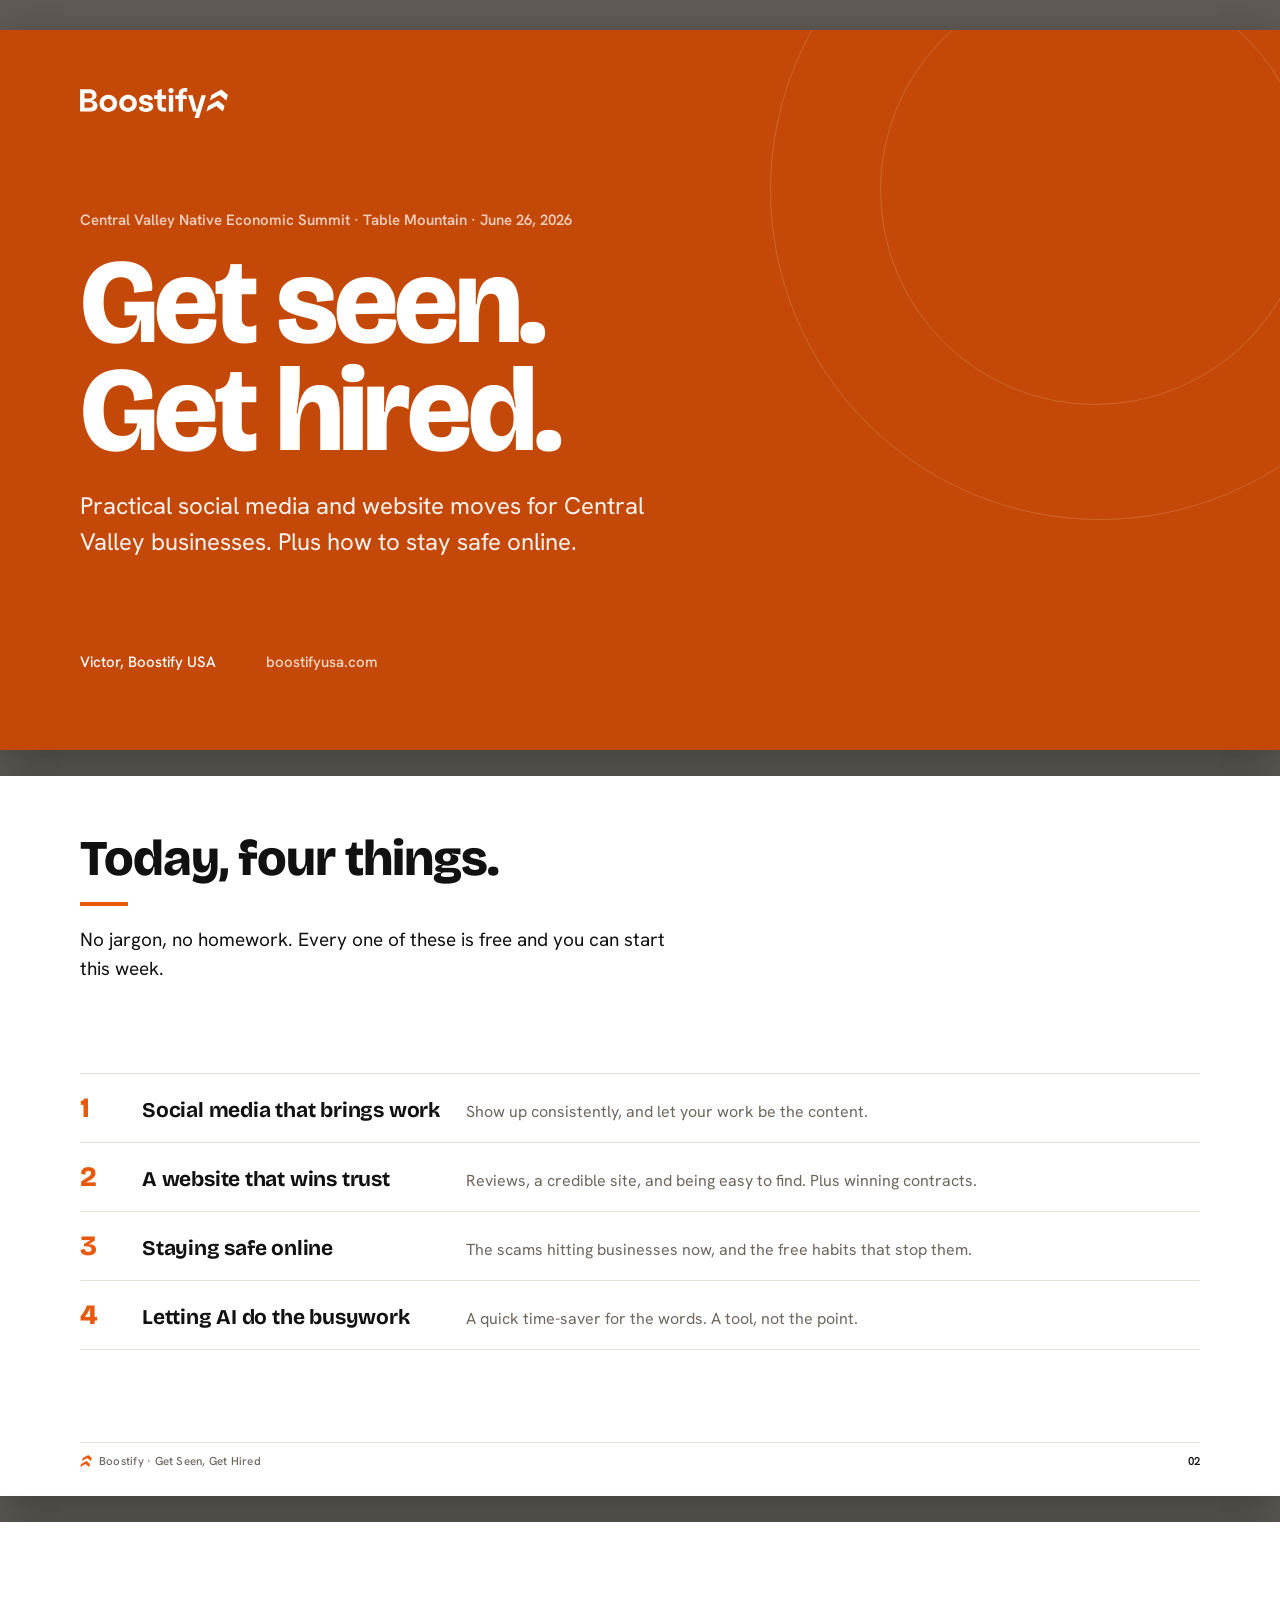
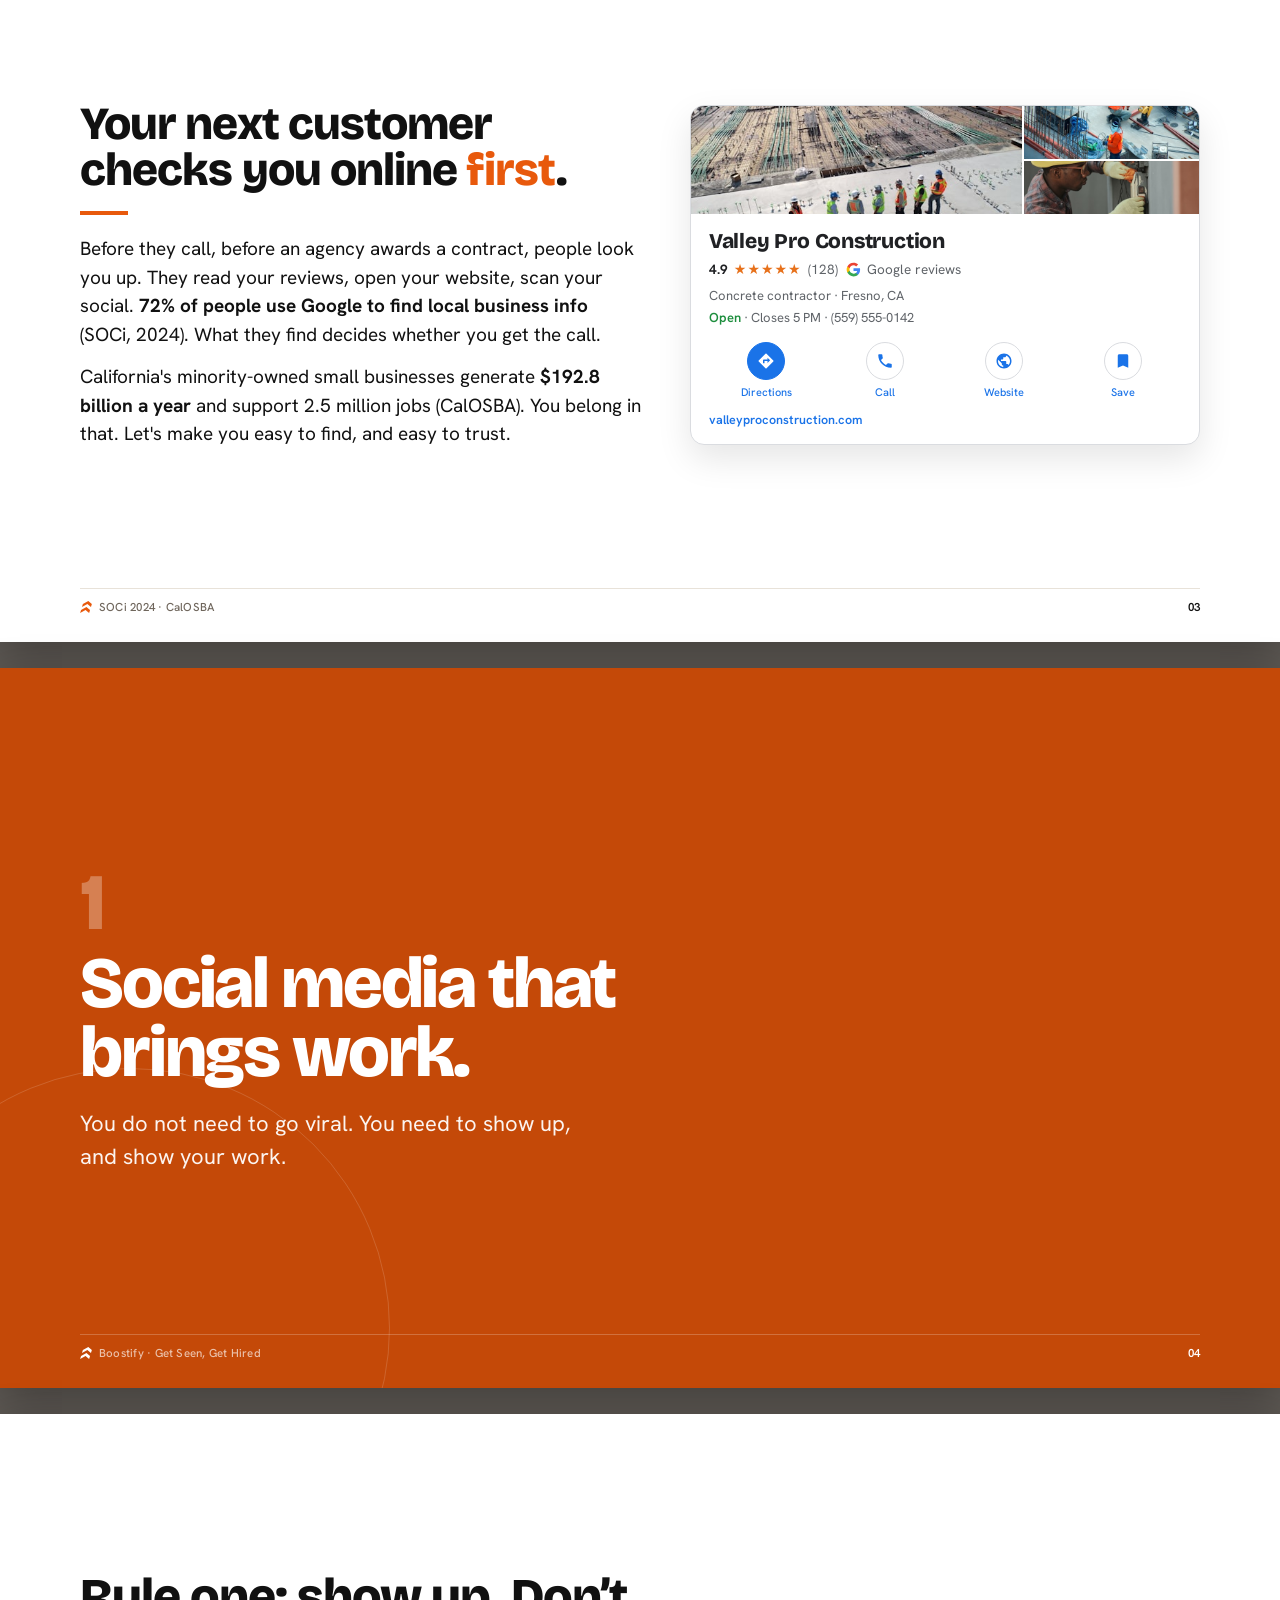
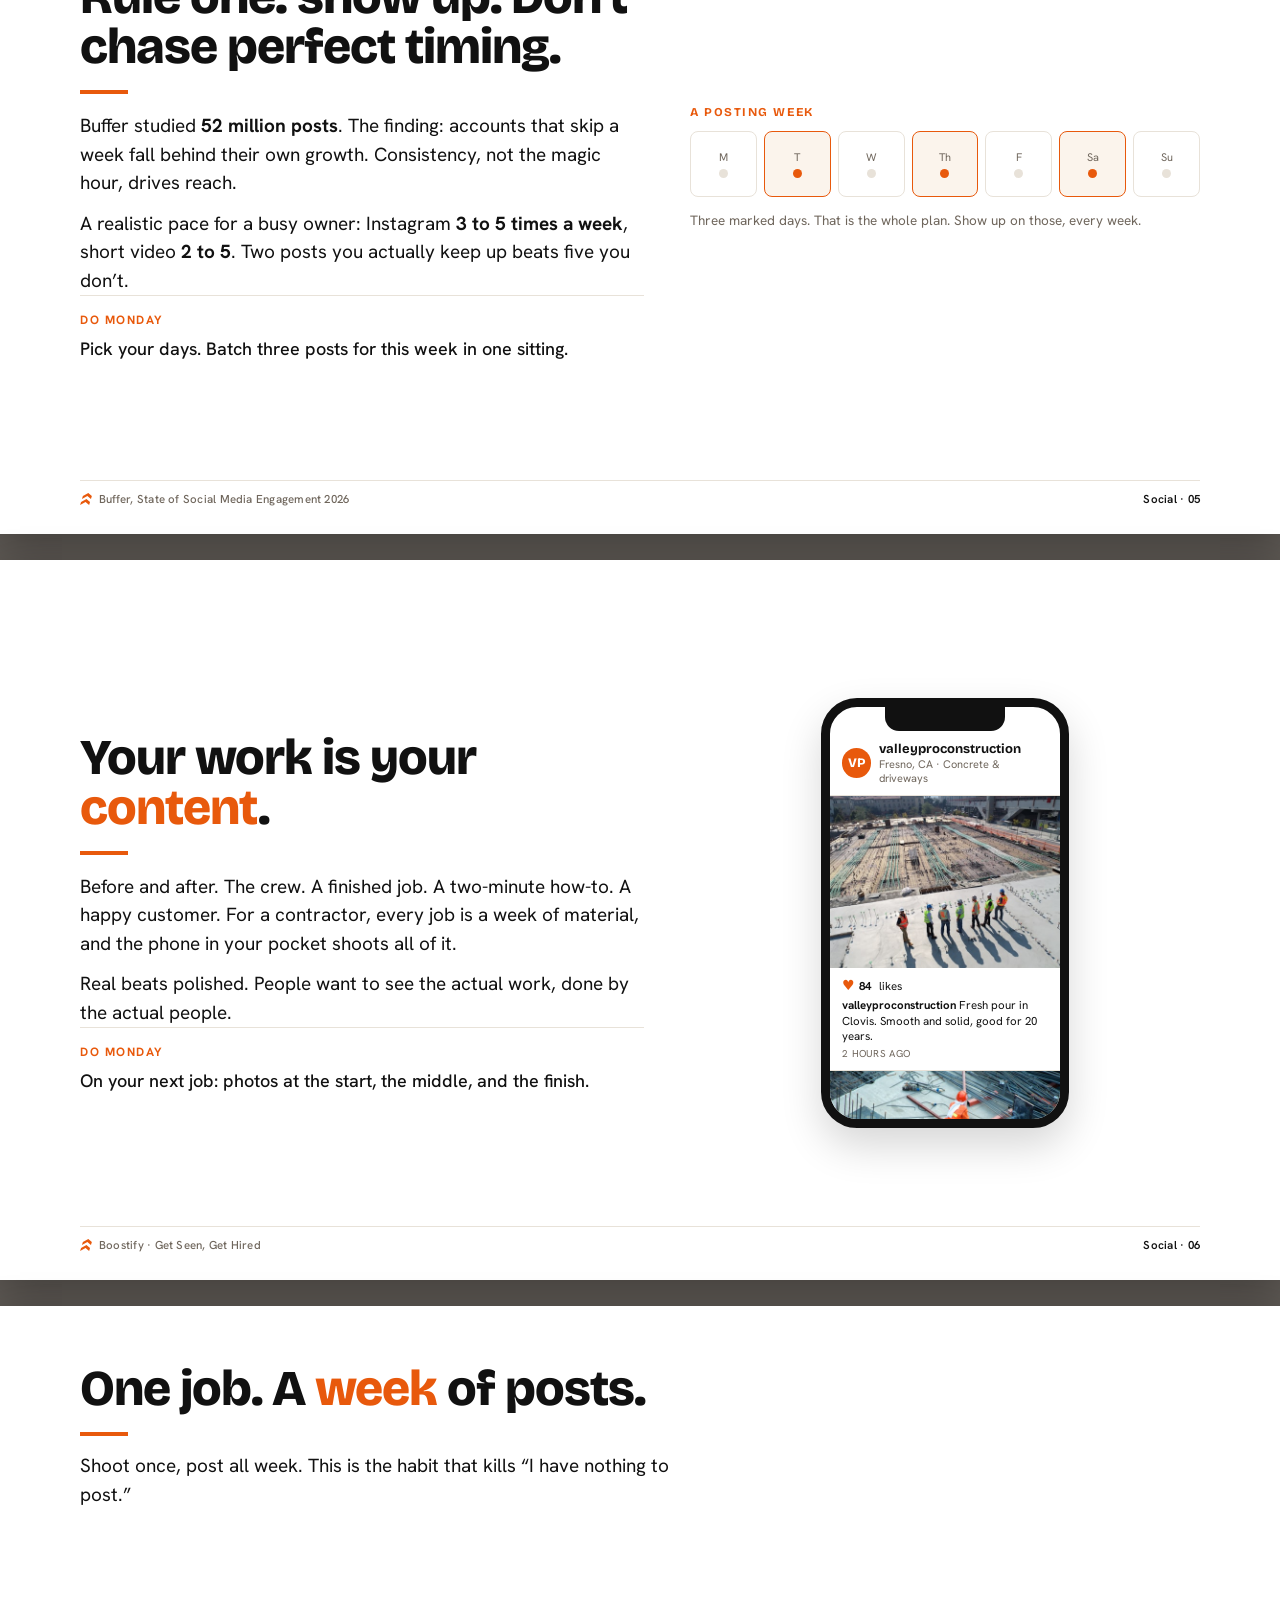
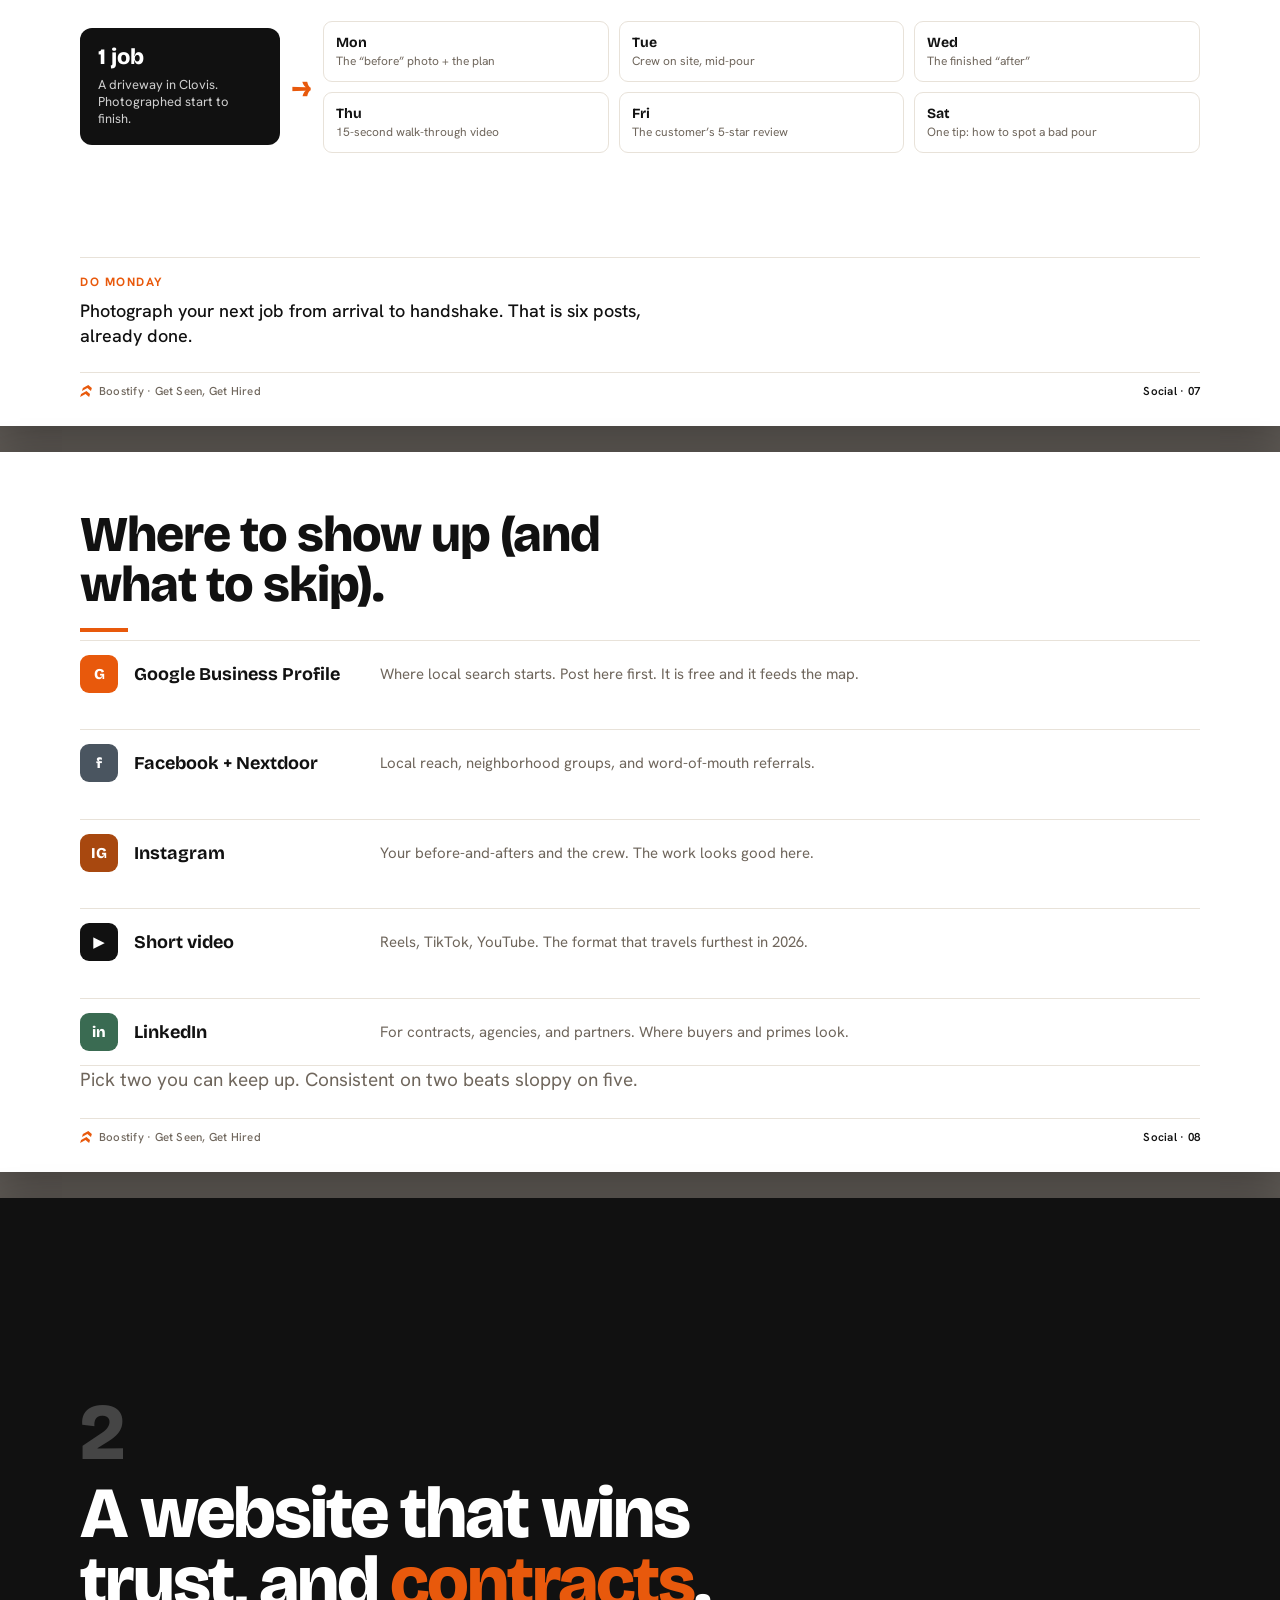
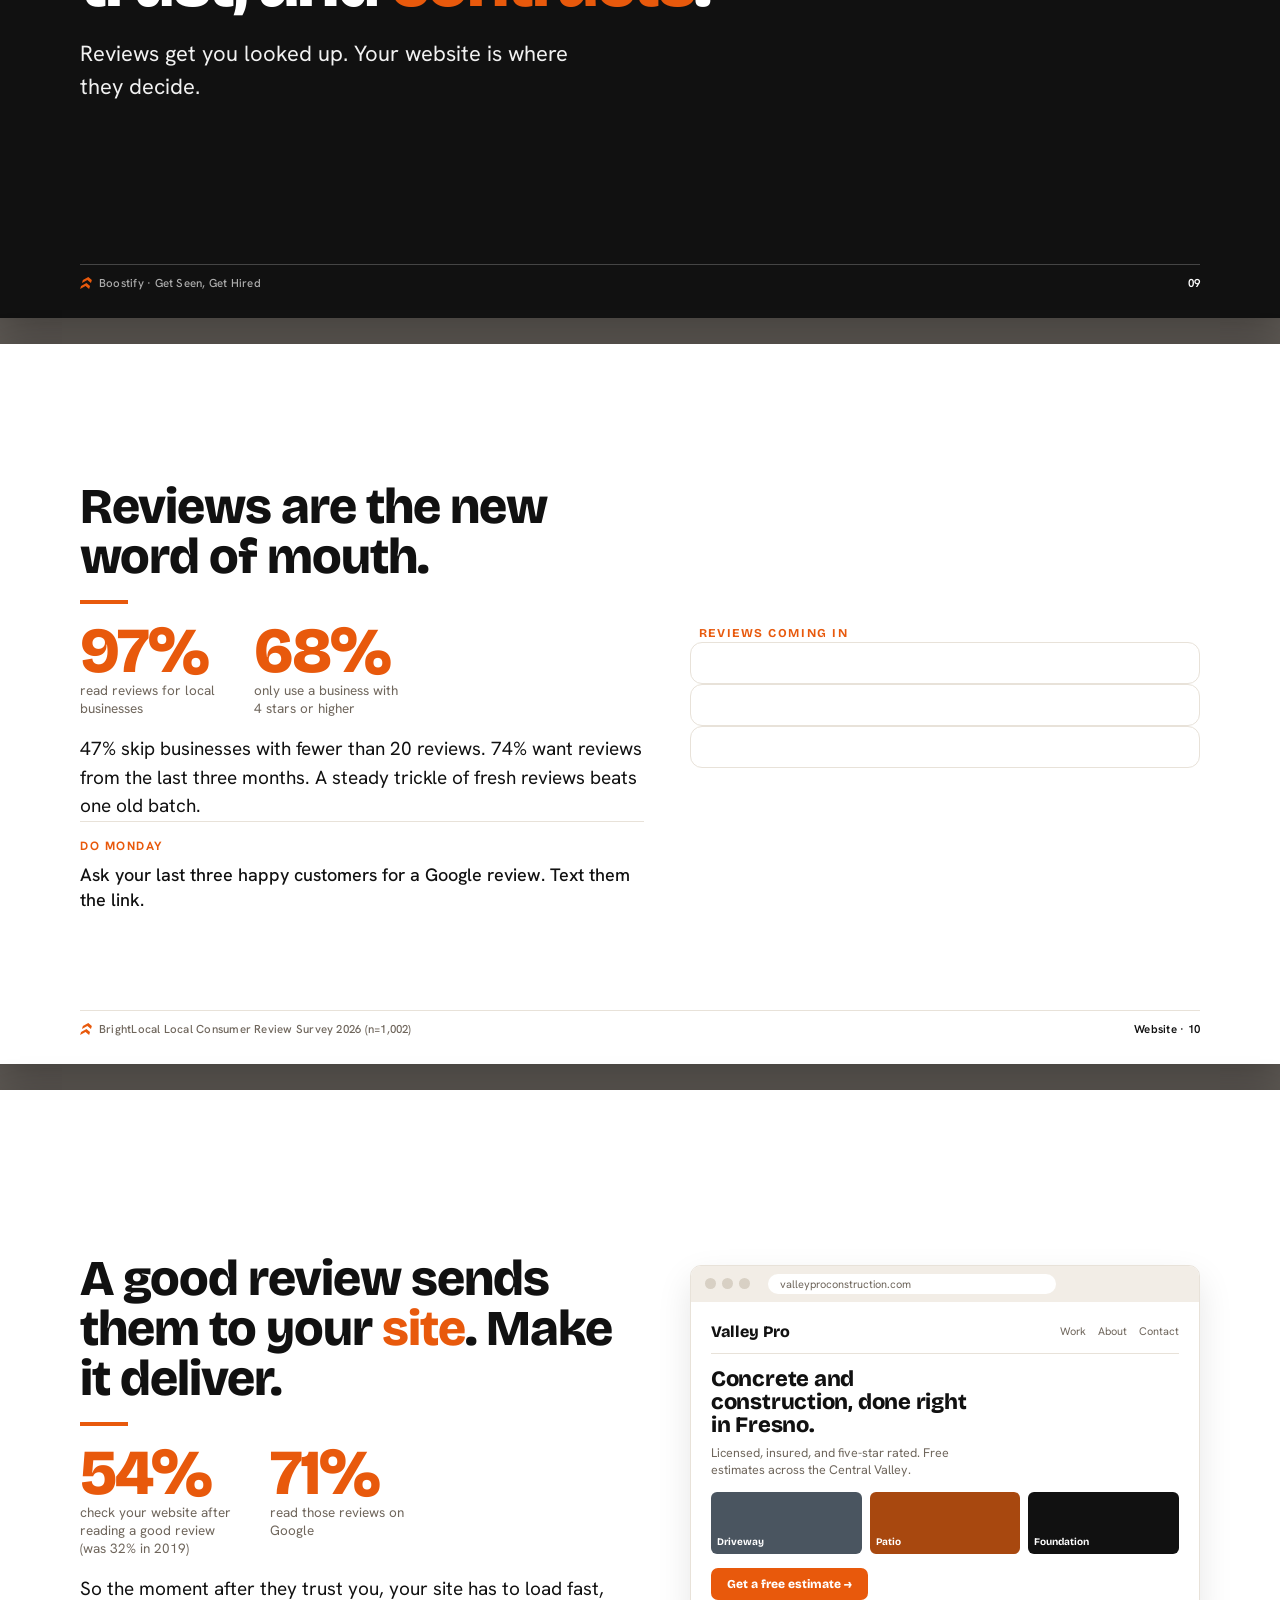
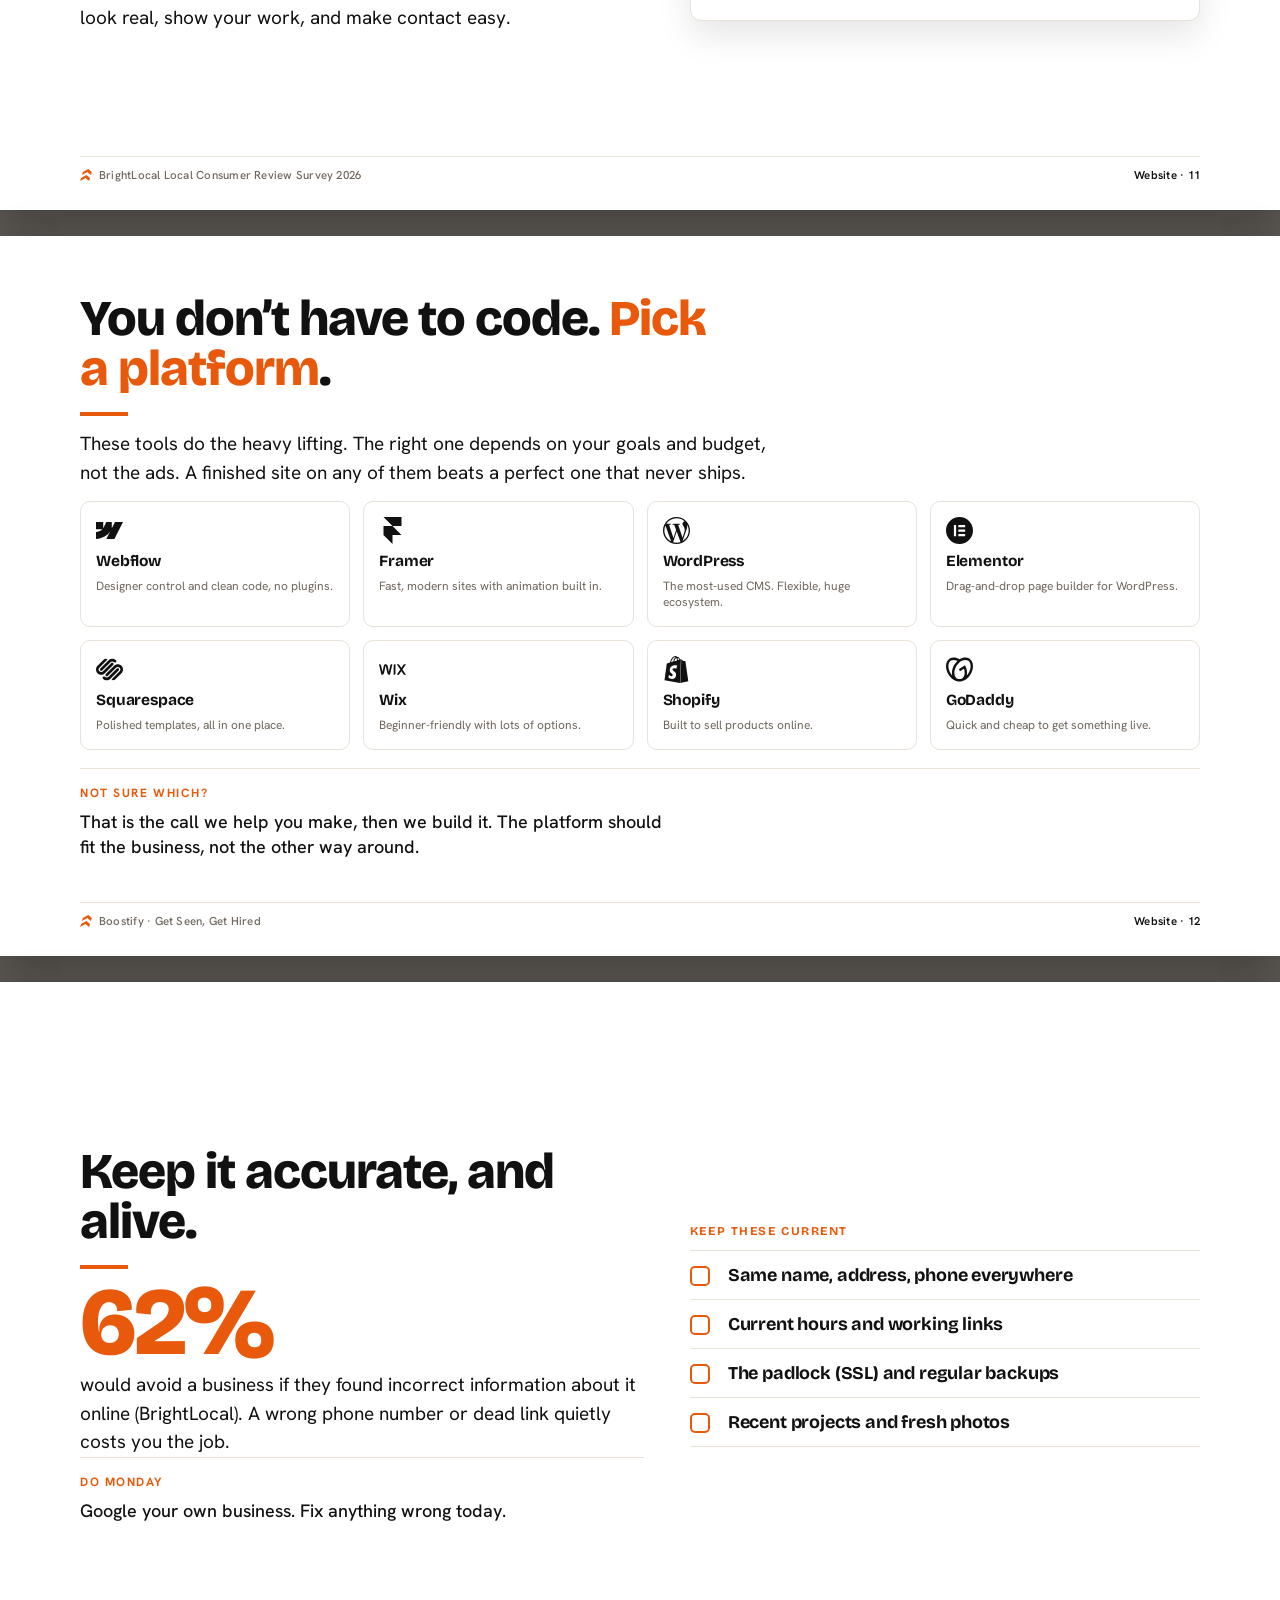
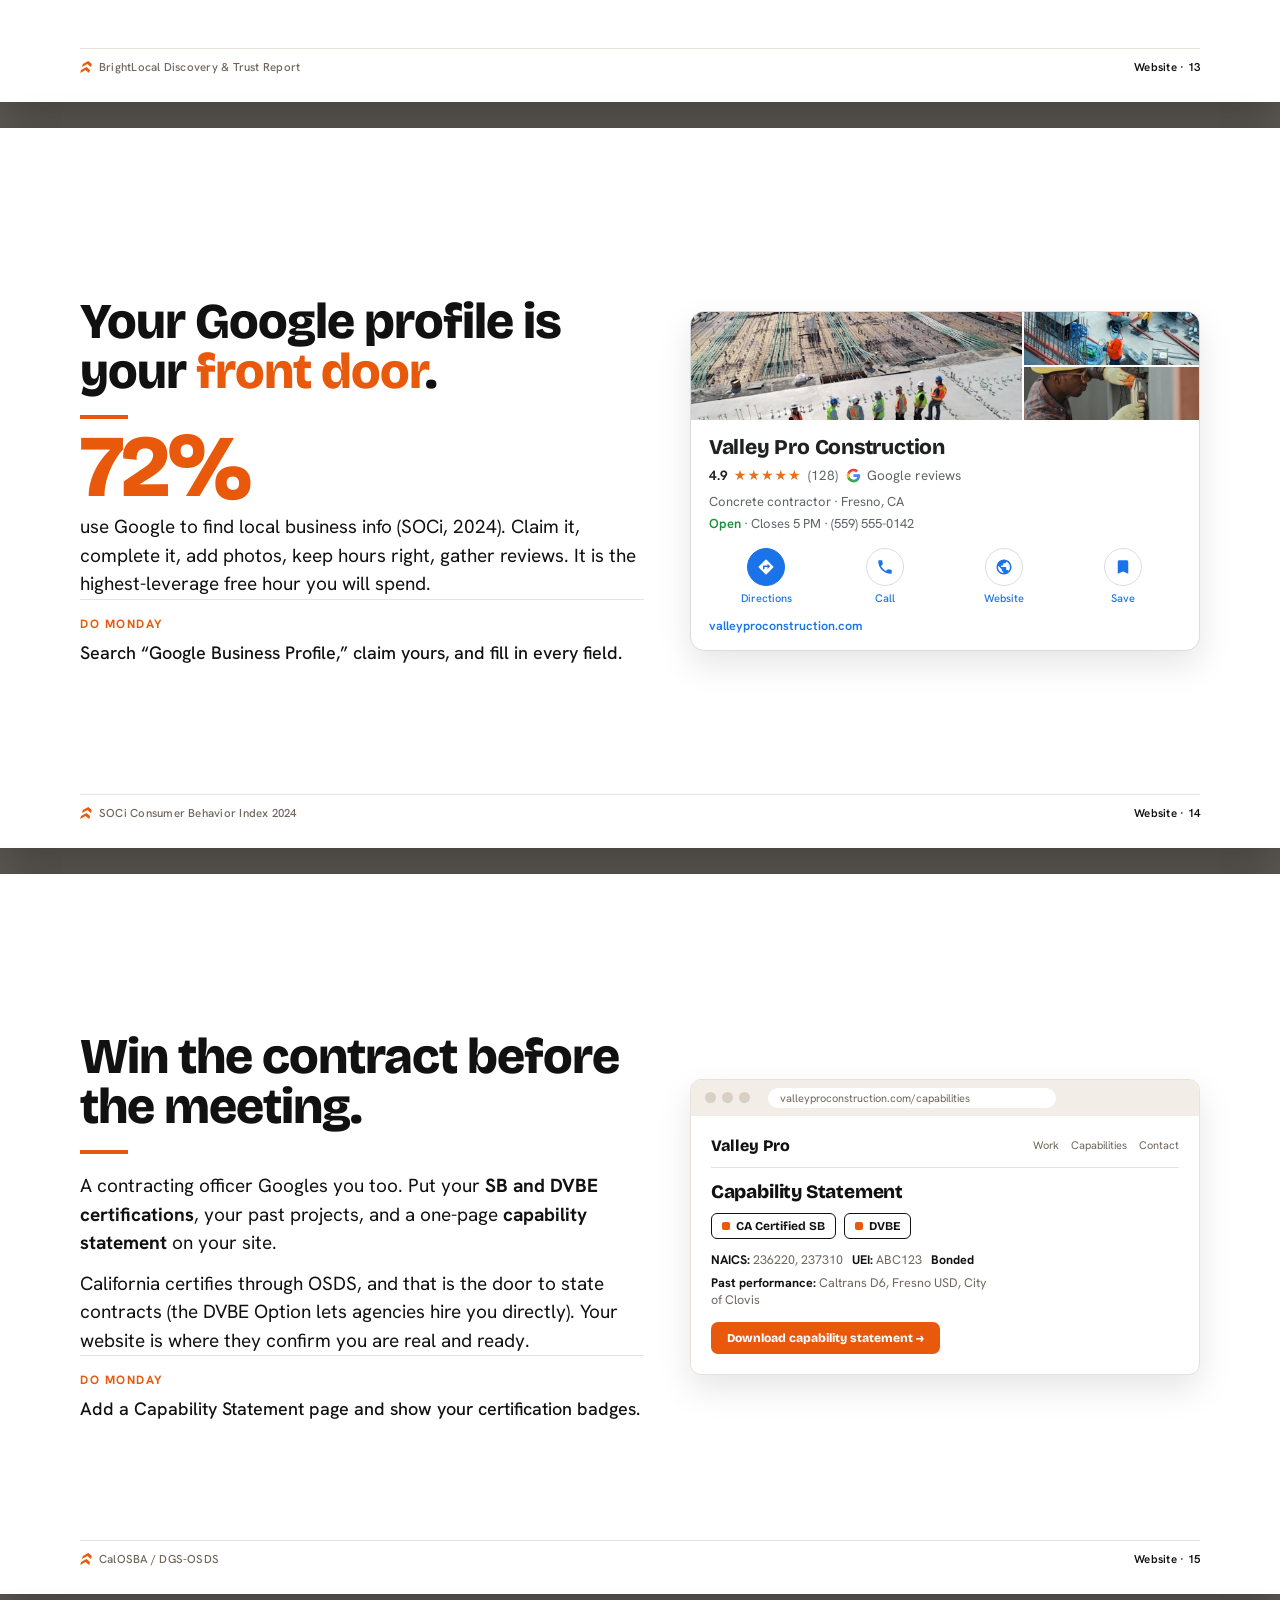
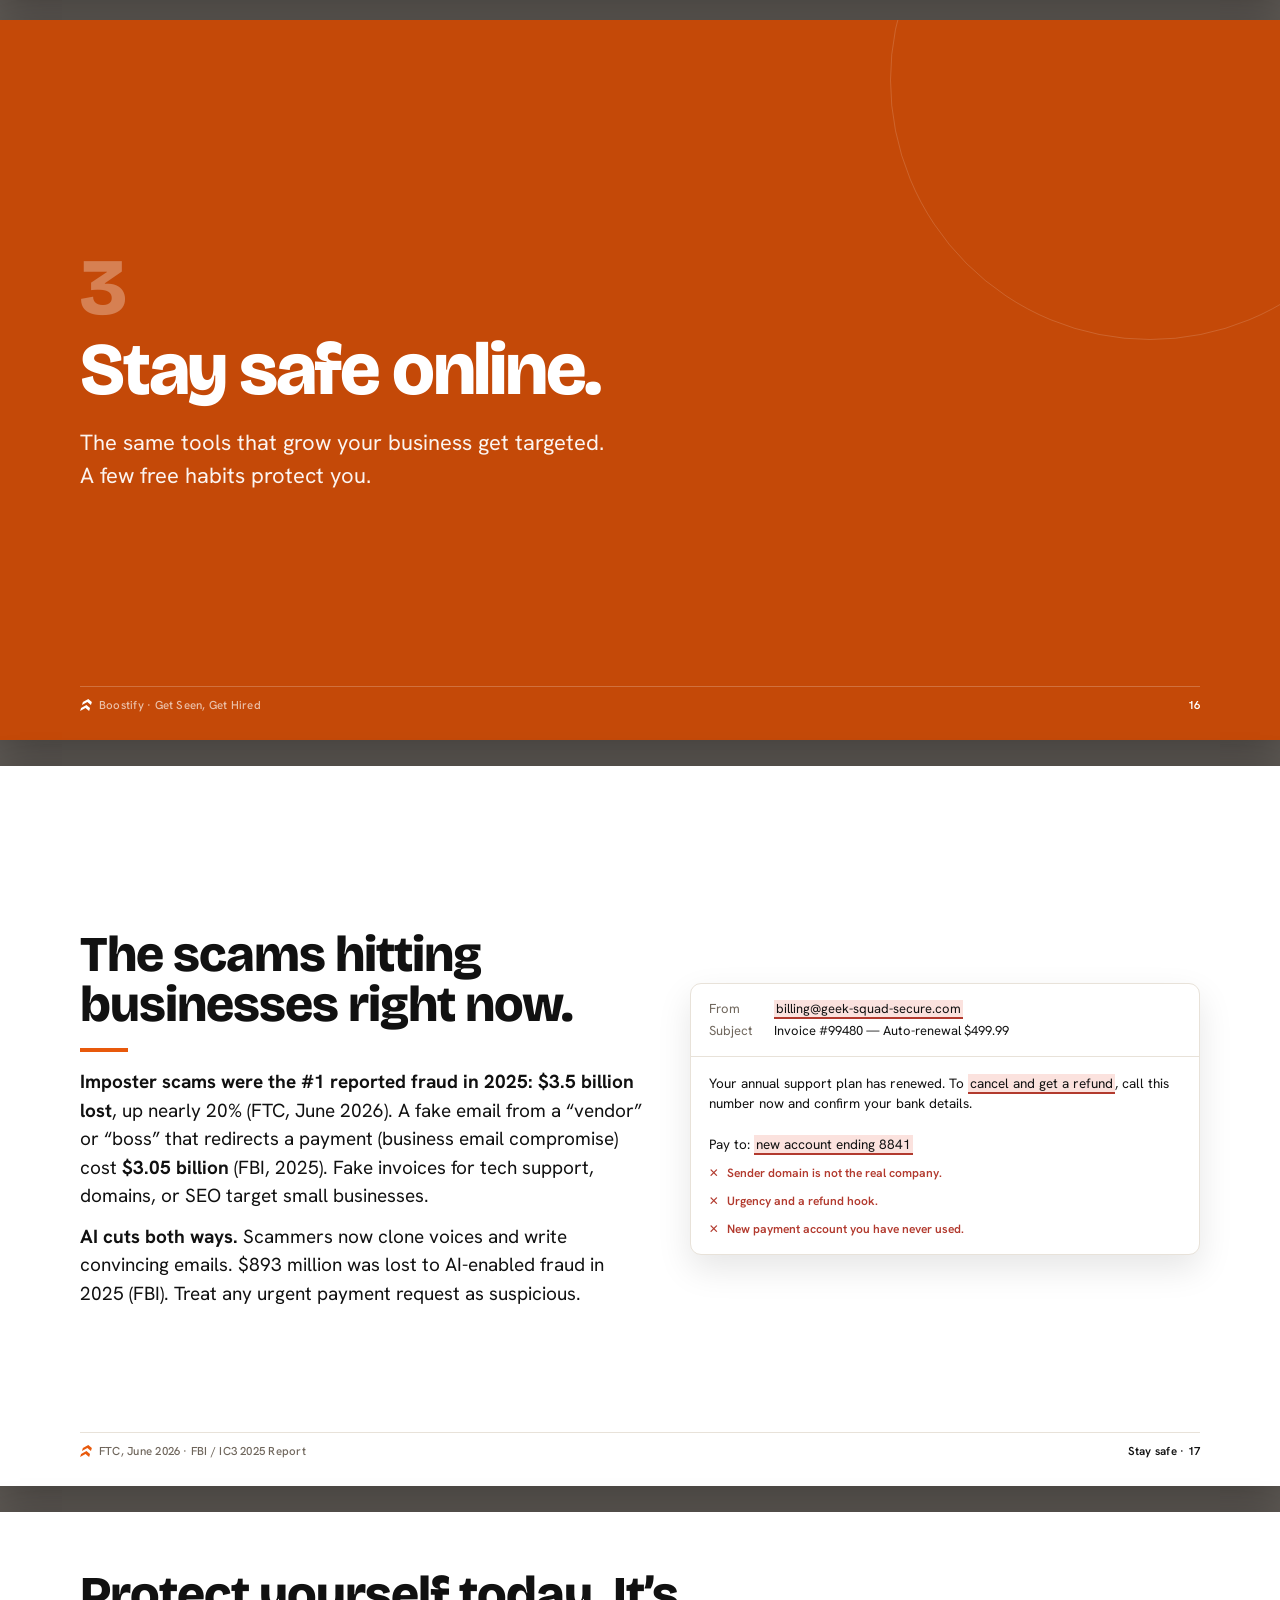
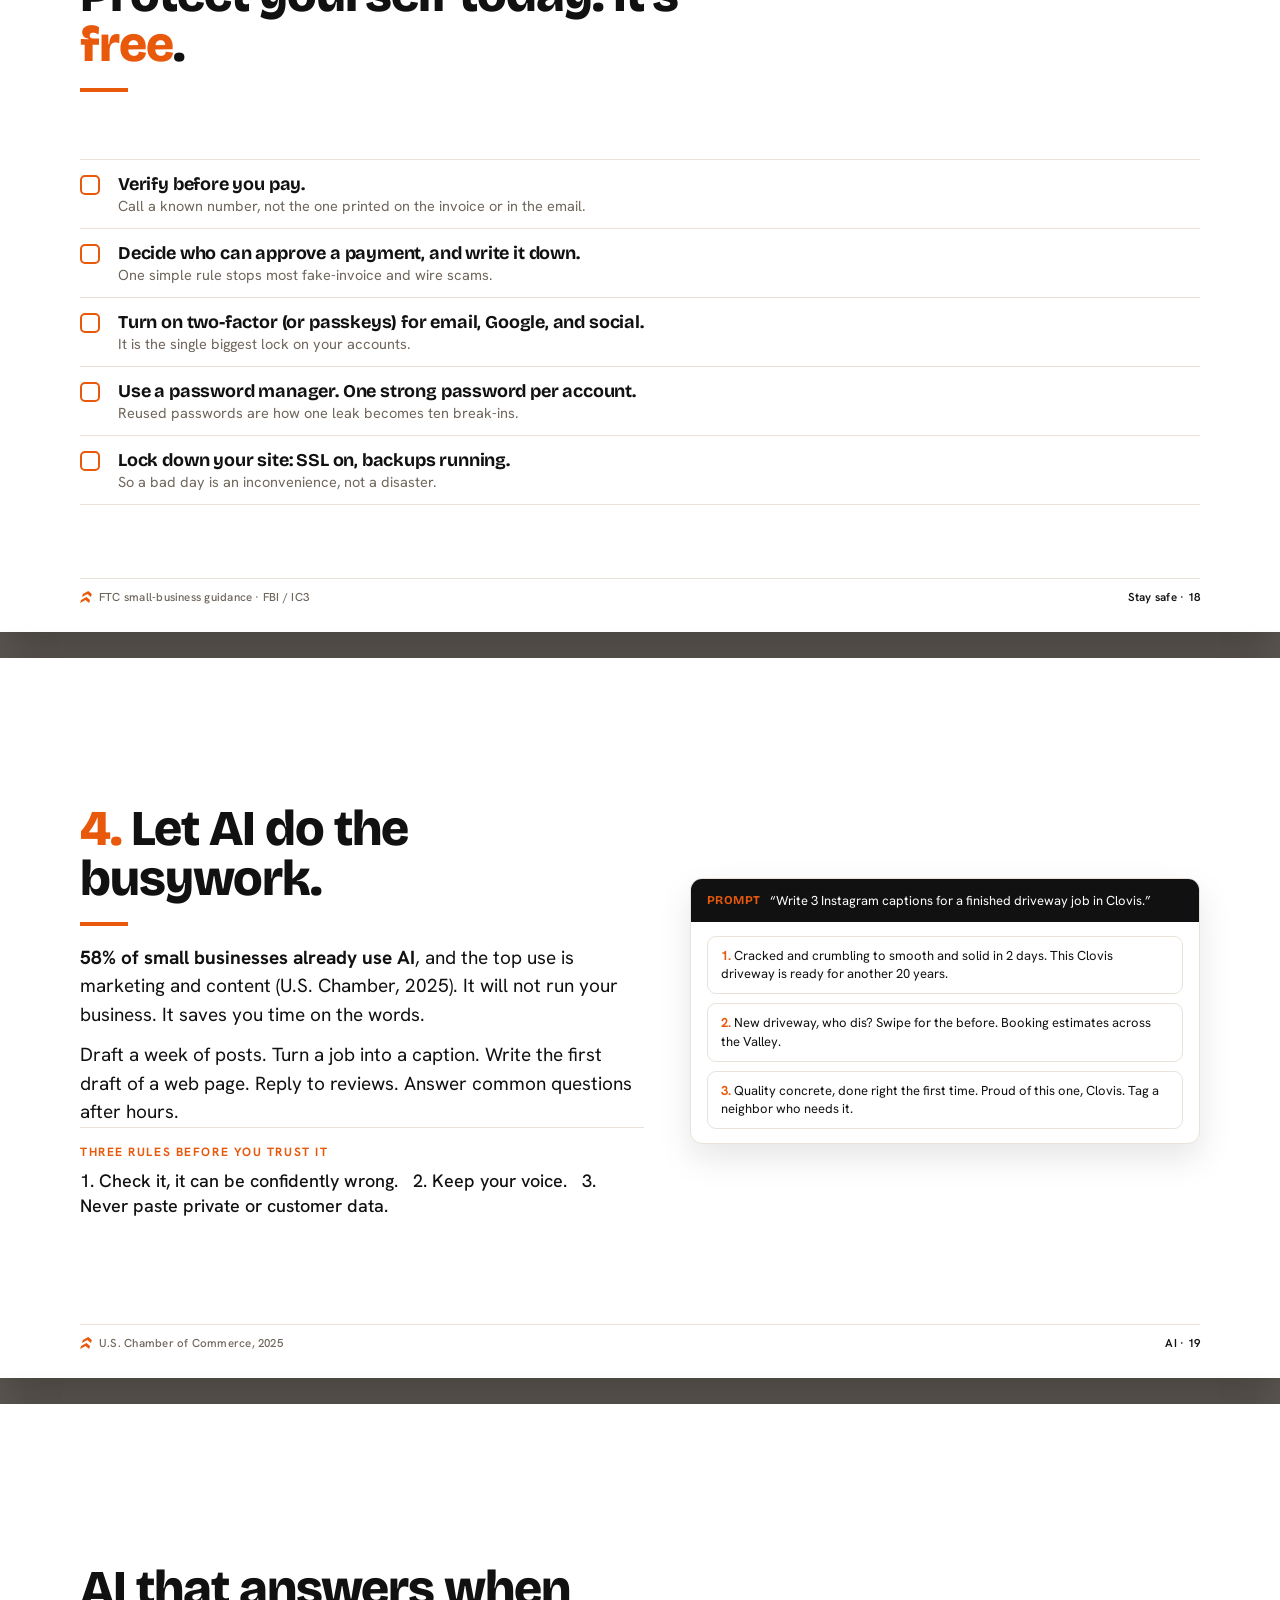
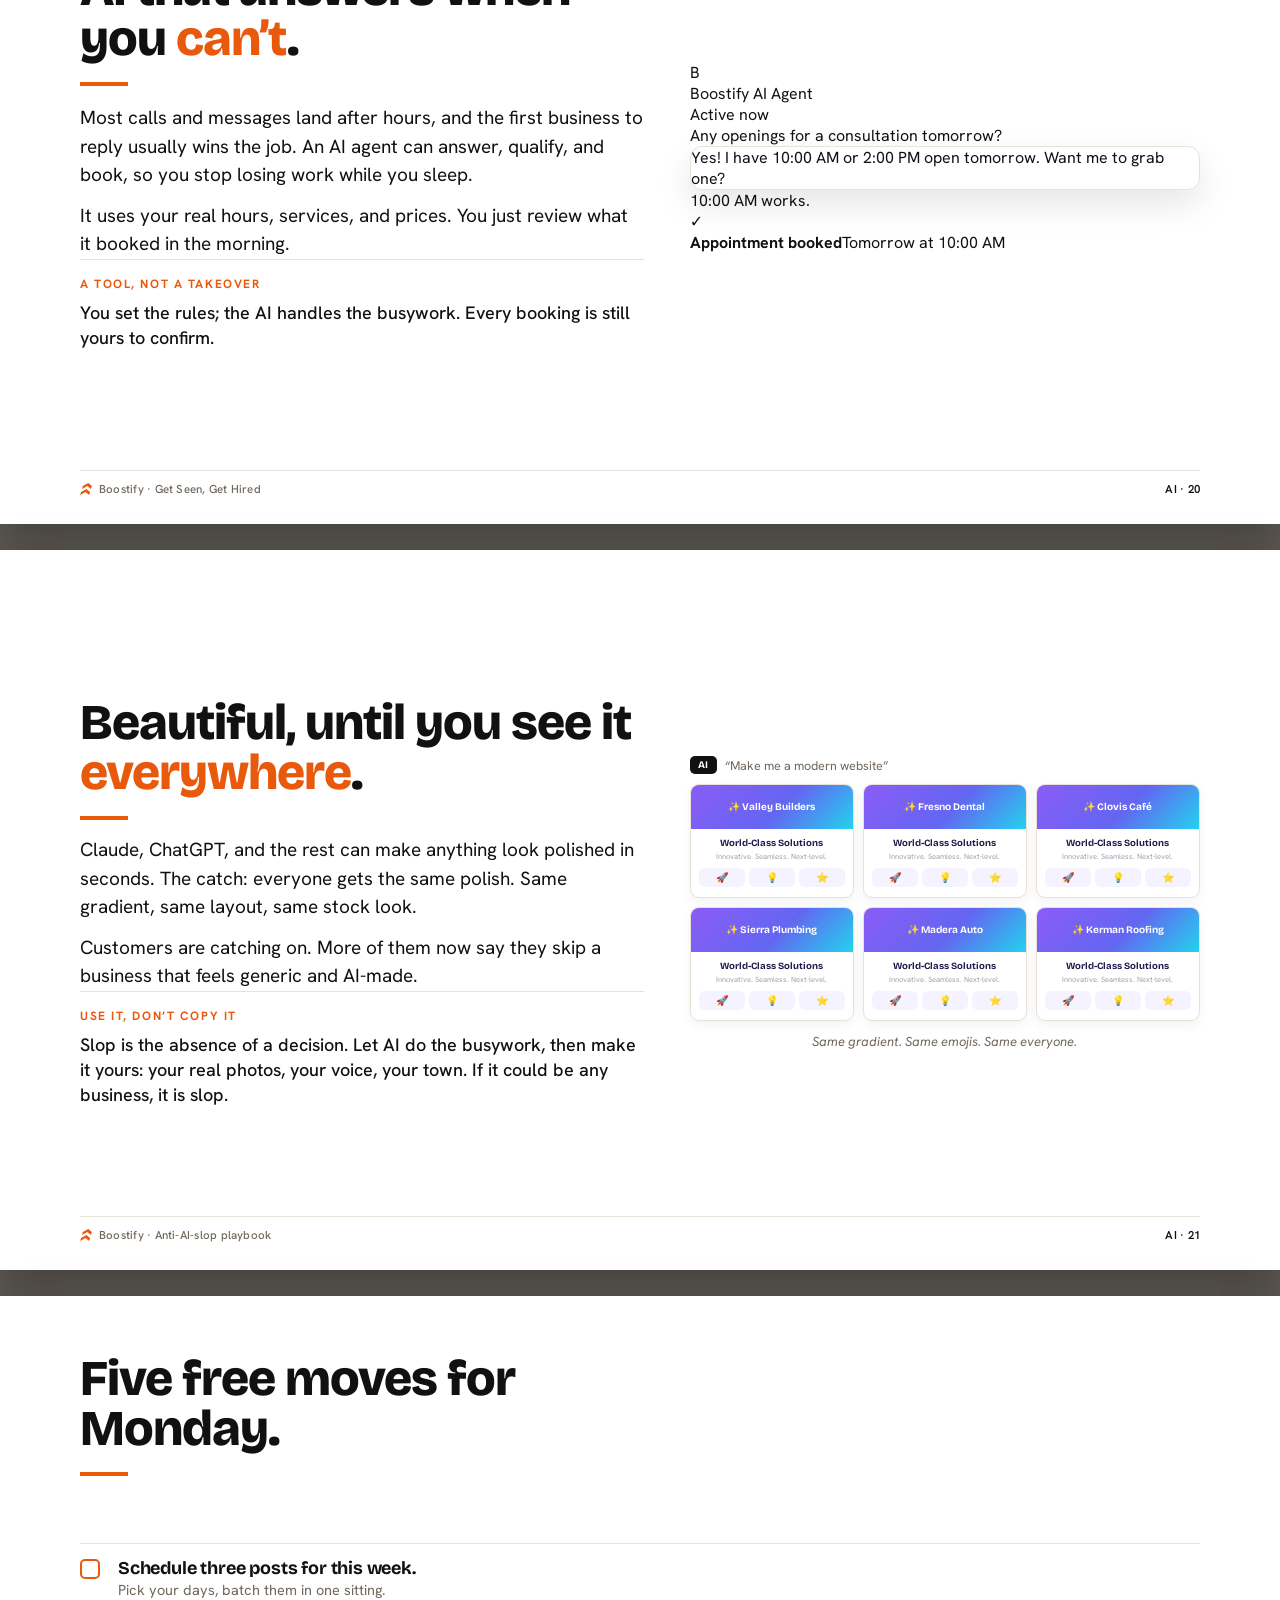
<file: _source-deck.html>
<!DOCTYPE html>
<html lang="en">
<head>
<meta charset="UTF-8">
<title>Boostify USA — Get Seen, Get Hired (Talk Deck)</title>
<link rel="preconnect" href="https://fonts.googleapis.com">
<link rel="preconnect" href="https://fonts.gstatic.com" crossorigin>
<link href="https://fonts.googleapis.com/css2?family=Bricolage+Grotesque:opsz,wght@12..96,400;12..96,600;12..96,700;12..96,800&family=Hanken+Grotesk:wght@400;500;600;700&display=swap" rel="stylesheet">
<style>
  :root{
    --ink:#111111; --paper:#FFFFFF; --orange:#E8590C; --fill:#C44908; --gold:#E8590C;
    --mute:#6F665C; --rule:#E8E2D9; --cream:#FBF4EC; --green:#2E7D5B; --red:#B23A2E;
    --disp:'Bricolage Grotesque','Arial Narrow',system-ui,sans-serif;
    --body:'Hanken Grotesk',system-ui,sans-serif;
  }
  *{box-sizing:border-box; margin:0; padding:0;}
  html,body{background:#5f5a55;}
  body{font-family:var(--body); color:var(--ink); -webkit-print-color-adjust:exact; print-color-adjust:exact; -webkit-font-smoothing:antialiased;}
  .slide{position:relative; width:1280px; height:720px; background:var(--paper); color:var(--ink);
    overflow:hidden; padding:58px 80px 78px; display:flex; flex-direction:column;}
  .dark{background:var(--ink); color:#F2EDE6;} .fill{background:var(--fill); color:#fff;}
  @media screen{body{display:flex; flex-direction:column; align-items:center; gap:26px; padding:30px;} .slide{box-shadow:0 12px 40px rgba(0,0,0,.30);}}
  @page{size:1280px 720px; margin:0;}
  @media print{body{background:#fff; display:block; padding:0; gap:0;} .slide{box-shadow:none; break-after:page;} .slide:last-child{break-after:auto;}}

  h2{font-family:var(--disp); font-weight:800; font-size:50px; line-height:1.0; letter-spacing:-.02em; max-width:20ch;}
  .o{color:var(--orange);} .dark .o{color:var(--gold);} .fill .o{color:#fff;}
  .lead{font-size:19px; line-height:1.5; color:var(--ink); max-width:54ch;}
  .dark .lead,.fill .lead{color:rgba(255,255,255,.94);}
  .mute{color:var(--mute);} .dark .mute,.fill .mute{color:rgba(255,255,255,.72);}
  b,strong{font-weight:700;}
  hr.mark{width:48px; height:4px; background:var(--orange); border:0; margin:18px 0 0;} .dark hr.mark{background:var(--gold);} .fill hr.mark{background:#fff;}
  .foot{position:absolute; left:80px; right:80px; bottom:28px; display:flex; justify-content:space-between; align-items:center;
    border-top:1px solid var(--rule); padding-top:10px; font-size:11.5px; font-weight:500; letter-spacing:.02em; color:var(--mute);}
  .foot .r{font-weight:600; color:var(--ink);}
  .dark .foot,.fill .foot{border-color:rgba(255,255,255,.22); color:rgba(255,255,255,.66);} .dark .foot .r,.fill .foot .r{color:#fff;}
  .foot>span:first-child{display:inline-flex; align-items:center; gap:7px;}
  .foot>span:first-child::before{content:""; width:12px; height:12px; flex:none; background-color:var(--orange);
    -webkit-mask:url("data:image/svg+xml,%3Csvg%20xmlns%3D%22http%3A//www.w3.org/2000/svg%22%20viewBox%3D%220%200%20534.58%20545.72%22%3E%3Cpath%20d%3D%22M492.81%2C272.86l-162.88-136.43-246.41%2C136.43%2C41.76-136.43L371.69%2C0l162.88%2C136.43-41.76%2C136.43ZM451.05%2C409.29l-162.88-136.43L41.76%2C409.29%2C0%2C545.72l246.41-136.43%2C162.88%2C136.43%2C41.76-136.43Z%22/%3E%3C/svg%3E") center/contain no-repeat;
    mask:url("data:image/svg+xml,%3Csvg%20xmlns%3D%22http%3A//www.w3.org/2000/svg%22%20viewBox%3D%220%200%20534.58%20545.72%22%3E%3Cpath%20d%3D%22M492.81%2C272.86l-162.88-136.43-246.41%2C136.43%2C41.76-136.43L371.69%2C0l162.88%2C136.43-41.76%2C136.43ZM451.05%2C409.29l-162.88-136.43L41.76%2C409.29%2C0%2C545.72l246.41-136.43%2C162.88%2C136.43%2C41.76-136.43Z%22/%3E%3C/svg%3E") center/contain no-repeat;}
  .dark .foot>span:first-child::before{background-color:var(--gold);} .fill .foot>span:first-child::before{background-color:#fff;}
  .logo{font-family:var(--disp); font-weight:800; font-size:23px; display:flex; align-items:center; gap:7px;} .logo .c{color:var(--orange);}
  .fill .logo,.fill .logo .c,.dark .logo,.dark .logo .c{color:#fff;}
  .brandmark{height:30px; width:148px; display:block;} /* real Boostify mark; color set by parent .logo */
  .dark .brandmark{color:#fff;} .fill .brandmark{color:#fff;}
  .act{margin-top:auto; padding-top:16px; border-top:1px solid var(--rule);} .dark .act,.fill .act{border-color:rgba(255,255,255,.25);}
  .act .l{font-weight:700; font-size:12px; letter-spacing:.13em; text-transform:uppercase; color:var(--orange);} .dark .act .l{color:var(--gold);} .fill .act .l{color:#fff;}
  .act p{font-size:18px; line-height:1.4; margin-top:8px; max-width:60ch; font-weight:500;}
  .fig{font-family:var(--disp); font-weight:800; color:var(--orange); line-height:.84; letter-spacing:-.03em;} .dark .fig,.fill .fig{color:#fff;}
  .src{font-size:12.5px; color:var(--mute); font-style:italic;} .dark .src,.fill .src{color:rgba(255,255,255,.7);}
  .two{display:grid; grid-template-columns:1.05fr .95fr; gap:46px; align-items:center; margin-top:6px; flex:1 1 auto;}
  .rows{margin-top:22px; flex:1 1 auto; display:flex; flex-direction:column; justify-content:center;} .rows .row{display:flex; gap:24px; align-items:baseline; padding:17px 0; border-top:1px solid var(--rule);} .rows .row:last-child{border-bottom:1px solid var(--rule);}
  .rows .idx{font-family:var(--disp); font-weight:800; font-size:28px; color:var(--orange); width:38px; flex:none;}
  .rows .rh{font-family:var(--disp); font-weight:700; font-size:21px; width:300px; flex:none; letter-spacing:-.01em;}
  .rows .rb{font-size:16px; line-height:1.4; color:var(--mute);}
  .check{margin-top:18px;} .check .row{display:flex; gap:18px; align-items:flex-start; padding:13px 0; border-top:1px solid var(--rule);} .check .row:last-child{border-bottom:1px solid var(--rule);}
  .check .bx{width:20px; height:20px; border:2px solid var(--orange); border-radius:5px; flex:none; margin-top:2px;}
  .check .h{font-family:var(--disp); font-weight:700; font-size:18px; letter-spacing:-.01em;} .check .s{font-size:14.5px; color:var(--mute); margin-top:1px;}
  table{border-collapse:collapse; width:100%; font-size:14.5px; margin-top:20px;}
  th{text-align:left; font-family:var(--disp); font-weight:700; font-size:12.5px; letter-spacing:.04em; text-transform:uppercase; color:var(--orange); padding:0 14px 11px; border-bottom:2px solid var(--ink);}
  td{padding:11px 14px; border-bottom:1px solid var(--rule); color:var(--mute); vertical-align:top;} td b{color:var(--ink);}
  .label{font-family:var(--disp); font-weight:700; font-size:12px; letter-spacing:.13em; text-transform:uppercase; color:var(--orange); margin-bottom:12px;}
  .ring{position:absolute; border-radius:50%; border:1.5px solid currentColor;}
  .col2{display:grid; grid-template-columns:1fr 1fr; gap:40px;}
  .builders{display:grid; grid-template-columns:repeat(4,1fr); gap:13px; margin-top:14px;}
  .bld{border:1px solid var(--rule); border-radius:10px; padding:15px 15px 16px; display:flex; flex-direction:column; gap:8px; background:#fff;}
  .bld img{height:27px; max-width:120px; object-fit:contain; object-position:left center;}
  .bld .bn{font-family:var(--disp); font-weight:700; font-size:15.5px; letter-spacing:-.01em;}
  .bld .bd{font-size:12px; line-height:1.34; color:var(--mute);}
  @keyframes bldIn{from{opacity:0; transform:translateY(14px);} to{opacity:1; transform:translateY(0);}}
  .reveal .slides section.present>.slide>.builders{animation:none;}
  .reveal .slides section.present .bld{animation:bldIn .5s cubic-bezier(.2,.7,.2,1) both;}
  .reveal .slides section.present .bld:nth-child(1){animation-delay:.06s} .reveal .slides section.present .bld:nth-child(2){animation-delay:.12s}
  .reveal .slides section.present .bld:nth-child(3){animation-delay:.18s} .reveal .slides section.present .bld:nth-child(4){animation-delay:.24s}
  .reveal .slides section.present .bld:nth-child(5){animation-delay:.30s} .reveal .slides section.present .bld:nth-child(6){animation-delay:.36s}
  .reveal .slides section.present .bld:nth-child(7){animation-delay:.42s} .reveal .slides section.present .bld:nth-child(8){animation-delay:.48s}
  @media (prefers-reduced-motion:reduce){.reveal .slides section.present .bld{animation:none !important;}}
  /* AI-slop graphic (deliberately shows the tells: purple gradient, emoji, buzzwords, identical grid) */
  .sloplabel{font-size:12.5px; color:var(--mute); display:flex; align-items:center; gap:8px; margin-bottom:10px;}
  .sloplabel .x{background:var(--ink); color:#fff; font-family:var(--disp); font-weight:700; font-size:10px; padding:3px 8px; border-radius:5px; letter-spacing:.05em;}
  .slopgrid{display:grid; grid-template-columns:1fr 1fr 1fr; gap:9px;}
  .slopsite{border:1px solid var(--rule); border-radius:9px; overflow:hidden; background:#fff; box-shadow:0 4px 12px rgba(0,0,0,.05);}
  .slopsite .shero{height:44px; background:linear-gradient(135deg,#8b5cf6,#6366f1 55%,#22d3ee); display:flex; align-items:center; justify-content:center; color:#fff; font-family:var(--disp); font-weight:700; font-size:10px; text-align:center; padding:0 6px; line-height:1.1;}
  .slopsite .sbody{padding:8px 8px 10px;}
  .slopsite .sh{font-family:var(--disp); font-weight:700; font-size:9.5px; text-align:center; color:#1e1b4b;}
  .slopsite .ss{font-size:7.5px; color:#9ca3af; text-align:center; margin-top:2px;}
  .slopsite .scards{display:grid; grid-template-columns:1fr 1fr 1fr; gap:4px; margin-top:7px;}
  .slopsite .scards span{background:#f5f3ff; border-radius:6px; height:19px; display:flex; align-items:center; justify-content:center; font-size:10px;}
  .slopcap{margin-top:12px; font-size:13px; color:var(--mute); font-style:italic; text-align:center;}
  @keyframes slopIn{from{opacity:0; transform:scale(.93);} to{opacity:1; transform:scale(1);}}
  .reveal .slides section.present .slopsite{animation:slopIn .45s ease-out both;}
  .reveal .slides section.present .slopsite:nth-child(1){animation-delay:.12s} .reveal .slides section.present .slopsite:nth-child(2){animation-delay:.22s}
  .reveal .slides section.present .slopsite:nth-child(3){animation-delay:.32s} .reveal .slides section.present .slopsite:nth-child(4){animation-delay:.42s}
  .reveal .slides section.present .slopsite:nth-child(5){animation-delay:.52s} .reveal .slides section.present .slopsite:nth-child(6){animation-delay:.62s}
  @media (prefers-reduced-motion:reduce){.reveal .slides section.present .slopsite{animation:none !important;}}

  /* ---------- MOCKUP COMPONENTS ---------- */
  /* phone */
  .phone{width:248px; height:430px; border:9px solid var(--ink); border-radius:36px; background:#fff; overflow:hidden; position:relative; box-shadow:0 18px 40px rgba(0,0,0,.16); flex:none;}
  .phone .nt{height:24px; background:var(--ink); border-radius:0 0 14px 14px; width:120px; margin:0 auto;}
  .ph-hd{display:flex; align-items:center; gap:8px; padding:10px 12px; border-bottom:1px solid var(--rule);}
  .ph-av{width:30px;height:30px;border-radius:50%;background:var(--orange);color:#fff;font-family:var(--disp);font-weight:800;font-size:13px;display:flex;align-items:center;justify-content:center;}
  .ph-hd .n{font-family:var(--disp);font-weight:700;font-size:13px;} .ph-hd .h{font-size:11px;color:var(--mute);}
  .ph-screen{position:relative; height:336px; overflow:hidden;}
  .ph-feed{display:flex; flex-direction:column;}
  .ph-post{padding-bottom:10px; border-bottom:1px solid var(--rule);}
  .ph-photo{height:172px; background-size:cover; background-position:center; background-color:#e8e2d9;}
  .ph-row{display:flex; align-items:center; gap:5px; padding:8px 12px 1px; font-size:11.5px; color:var(--ink);}
  .ph-row .ph-heart{color:var(--orange); font-size:14px;}
  .ph-cap{padding:2px 12px 0; font-size:11.5px; line-height:1.35; color:var(--ink);} .ph-cap b{color:var(--ink); font-weight:700;}
  .ph-time{padding:3px 12px 0; font-size:10px; color:var(--mute); text-transform:uppercase; letter-spacing:.03em;}
  @keyframes feedScroll{0%{transform:translateY(0); opacity:0} 3%{opacity:1} 9%{transform:translateY(0)} 90%{transform:translateY(calc(336px - 100%)); opacity:1} 97%,100%{transform:translateY(calc(336px - 100%)); opacity:0}}
  .reveal .slides section.present .ph-feed{animation:feedScroll 15s ease-in-out infinite;}
  @media (prefers-reduced-motion:reduce){.reveal .slides section.present .ph-feed{animation:none !important;}}
  /* browser */
  .browser{border:1px solid var(--rule); border-radius:11px; overflow:hidden; background:#fff; box-shadow:0 14px 34px rgba(0,0,0,.10); width:100%;}
  .bch{height:36px; background:#F2EDE6; display:flex; align-items:center; gap:6px; padding:0 14px;}
  .bch i{width:11px;height:11px;border-radius:50%;background:#d8d0c4; display:inline-block;}
  .bch .u{margin-left:12px; background:#fff; border-radius:20px; height:20px; flex:1; max-width:60%; font-size:11px; color:var(--mute); display:flex; align-items:center; padding:0 12px;}
  .bb{padding:20px;}
  .bnav{display:flex; align-items:center; justify-content:space-between; border-bottom:1px solid var(--rule); padding-bottom:12px; margin-bottom:14px;}
  .bnav .lg{font-family:var(--disp); font-weight:800; font-size:16px;} .bnav .m{font-size:11px; color:var(--mute); display:flex; gap:12px;}
  .bh{font-family:var(--disp); font-weight:800; font-size:22px; line-height:1.05; letter-spacing:-.01em; max-width:18ch;}
  .bsub{font-size:12.5px; color:var(--mute); margin-top:7px; max-width:40ch;}
  .bprojects{display:grid; grid-template-columns:1fr 1fr 1fr; gap:8px; margin-top:14px;}
  .bpj{height:62px; border-radius:6px; display:flex; align-items:flex-end; padding:6px; color:#fff; font-size:10px; font-weight:700; font-family:var(--disp);}
  .bbtn{display:inline-block; background:var(--orange); color:#fff; font-family:var(--disp); font-weight:800; font-size:12px; padding:9px 16px; border-radius:7px; margin-top:14px;}
  .badge{display:inline-flex; align-items:center; gap:6px; border:1.5px solid var(--ink); border-radius:6px; padding:5px 10px; font-family:var(--disp); font-weight:700; font-size:12px; margin-right:8px;}
  .badge .d{width:8px;height:8px;border-radius:2px;background:var(--orange);}
  /* google business profile card */
  .gbp{border:1px solid #dadce0; border-radius:14px; background:#fff; overflow:hidden; box-shadow:0 14px 34px rgba(0,0,0,.10); width:100%;}
  .gbp .top{display:grid; grid-template-columns:1.9fr 1fr; grid-template-rows:1fr 1fr; gap:2px; height:108px;}
  .gbp .ph{background-size:cover; background-position:center; background-color:#e8e2d9;}
  .gbp .ph.big{grid-row:1 / span 2;}
  .gbp .bd{padding:14px 18px 16px;}
  .gbp .nm{font-family:var(--disp); font-weight:800; font-size:21px; letter-spacing:-.01em; color:#202124;}
  .gbp .rt{display:flex; align-items:center; gap:6px; margin-top:6px; font-size:13.5px; color:#5f6368;}
  .gbp .rt b{color:#202124; font-weight:700;}
  .gbp .gstars{color:#e7711b; letter-spacing:1px; font-size:14px;}
  .gbp .glogo{width:15px; height:15px; margin-left:2px;}
  .stars{color:var(--orange); letter-spacing:1px; font-size:15px;}
  .gbp .meta{font-size:13px; color:#5f6368; margin-top:7px; line-height:1.65;}
  .gbp .open{color:#1e8e3e; font-weight:600;}
  .gbp .acts{display:flex; gap:4px; margin-top:14px;}
  .gbp .ab{flex:1; display:flex; flex-direction:column; align-items:center; gap:5px;}
  .gbp .ab .ic{width:38px; height:38px; border-radius:50%; display:flex; align-items:center; justify-content:center; border:1px solid #dadce0;}
  .gbp .ab .ic svg{width:18px; height:18px; fill:#1a73e8;}
  .gbp .ab.primary .ic{background:#1a73e8; border-color:#1a73e8;}
  .gbp .ab.primary .ic svg{fill:#fff;}
  .gbp .ab .lb{font-size:11px; color:#1a73e8; font-weight:500;}
  .gbp .glink{font-size:12.5px; color:#1a73e8; font-weight:600; margin-top:12px;}
  /* review card */
  .rev{border:1px solid var(--rule); border-radius:12px; padding:16px 18px; background:#fff;}
  .rev .q{font-size:14.5px; line-height:1.45; margin:8px 0;} .rev .who{font-size:12.5px; color:var(--mute); font-weight:600;}
  /* scam email */
  .mail{border:1px solid var(--rule); border-radius:11px; background:#fff; overflow:hidden; box-shadow:0 14px 34px rgba(0,0,0,.10); width:100%;}
  .mail .mh{padding:14px 18px; border-bottom:1px solid var(--rule); font-size:13px; line-height:1.7;}
  .mail .mh .k{color:var(--mute); width:62px; display:inline-block;}
  .mail .mb{padding:16px 18px; font-size:13.5px; line-height:1.5;}
  .flag{background:#FBE2DE; border-bottom:2px solid var(--red); padding:0 2px;}
  .flagnote{display:flex; gap:8px; align-items:flex-start; margin-top:10px; font-size:12px; color:var(--red); font-weight:600;}
  .flagnote .x{font-family:var(--disp); font-weight:800;}
  /* ai panel */
  .ai{border:1px solid var(--rule); border-radius:12px; background:#fff; overflow:hidden; box-shadow:0 14px 34px rgba(0,0,0,.10); width:100%;}
  .ai .pr{background:var(--ink); color:#fff; padding:13px 16px; font-size:13px; display:flex; gap:9px; align-items:center;}
  .ai .pr .t{font-family:var(--disp); font-weight:700; color:var(--gold); font-size:12px; letter-spacing:.04em;}
  .ai .out{padding:14px 16px;} .ai .chip{border:1px solid var(--rule); border-radius:9px; padding:10px 13px; font-size:13px; line-height:1.4; margin-bottom:9px;}
  .ai .chip:last-child{margin-bottom:0;} .ai .chip b{color:var(--orange);}
  /* platform tiles + flow + calendar */
  .plats{margin-top:8px; flex:1 1 auto; display:flex; flex-direction:column; justify-content:space-between;} .plat{display:flex; align-items:center; gap:16px; padding:14px 0; border-top:1px solid var(--rule);} .plat:last-child{border-bottom:1px solid var(--rule);}
  .plat .ic{width:38px;height:38px;border-radius:9px;display:flex;align-items:center;justify-content:center;font-family:var(--disp);font-weight:800;color:#fff;font-size:15px;flex:none;}
  .plat .pn{font-family:var(--disp); font-weight:700; font-size:18px; width:230px; flex:none;} .plat .pd{font-size:15px; color:var(--mute);}
  .flow{display:flex; align-items:center; gap:12px; margin-top:8px; flex:1 1 auto;}
  .flow .src1{background:var(--ink); color:#fff; border-radius:12px; padding:18px; width:200px; flex:none; display:flex; flex-direction:column; justify-content:center;}
  .flow .arr{align-self:center; font-family:var(--disp); font-weight:800; color:var(--orange); font-size:30px;}
  .flow .outs{display:grid; grid-template-columns:1fr 1fr 1fr; gap:10px; flex:1;}
  .flow .o1{border:1px solid var(--rule); border-radius:9px; padding:12px; font-size:13px;} .flow .o1 .t{font-family:var(--disp); font-weight:700; font-size:14px; margin-bottom:2px;} .flow .o1 .s{color:var(--mute); font-size:12px;}
  .cal{display:grid; grid-template-columns:repeat(7,1fr); gap:7px; margin-top:6px;}
  .cal .d{aspect-ratio:1; border:1px solid var(--rule); border-radius:8px; display:flex; flex-direction:column; align-items:center; justify-content:center; gap:5px; font-size:11px; color:var(--mute);}
  .cal .d .dot{width:9px;height:9px;border-radius:50%; background:var(--rule);}
  .cal .d.on{border-color:var(--orange); background:var(--cream);} .cal .d.on .dot{background:var(--orange);}
  /* duotone fills for mock "photos" */
  .f-ink{background:var(--ink);} .f-or{background:var(--orange);} .f-or2{background:#A8480F;} .f-gold{background:#9A7320;} .f-slate{background:#4A5560;} .f-green{background:#3A6B52;}
</style>
</head>
<body>

<!-- Brand logo: canonical Boostify lockup (Brand Package, designer 2026-06-25). Wordmark=currentColor; chevron=var(--bz-cv,currentColor) -->
<svg width="0" height="0" style="position:absolute" aria-hidden="true" focusable="false"><symbol id="bz-logo" viewBox="0 0 540.41 109.65">
  <style>.bz-wm{fill:currentColor}.bz-cv{fill:var(--bz-cv,currentColor)}</style>
  <path class="bz-wm" d="M51.73,47.53c-2.69-1.19-5.76-1.95-9.18-2.29,2.05-.41,3.95-.98,5.69-1.73,3.77-1.63,6.71-3.95,8.81-6.94,2.1-2.99,3.15-6.47,3.15-10.44s-1.03-7.58-3.09-10.85c-2.06-3.27-4.96-5.85-8.69-7.76-3.73-1.9-8.01-2.86-12.83-2.86H0v81.65h39.08c4.82,0,9.1-.91,12.83-2.74,3.73-1.83,6.63-4.37,8.69-7.64,2.06-3.27,3.09-6.88,3.09-10.85s-1.05-7.56-3.15-10.56c-2.1-2.99-5.04-5.33-8.81-7ZM16.21,19.01h17.73c2.18,0,4.08.41,5.72,1.23,1.63.82,2.9,1.96,3.79,3.44.89,1.48,1.34,3.15,1.34,5.02s-.45,3.64-1.34,5.07c-.89,1.44-2.16,2.61-3.79,3.5-1.63.9-3.54,1.34-5.72,1.34h-17.73v-19.6ZM45.55,67.19c-.89,1.48-2.14,2.64-3.73,3.5-1.59.86-3.48,1.28-5.66,1.28h-19.95v-19.6h19.95c2.18,0,4.06.43,5.66,1.28,1.59.86,2.84,2,3.73,3.44.89,1.44,1.34,3.13,1.34,5.07s-.45,3.54-1.34,5.02Z"/>
  <path class="bz-wm" d="M119.56,29.1c-4.9-2.76-10.34-4.14-16.33-4.14s-11.43,1.38-16.33,4.14c-4.9,2.76-8.77,6.51-11.61,11.26-2.84,4.74-4.26,10.03-4.26,15.86s1.42,11.14,4.26,15.92c2.84,4.78,6.71,8.54,11.61,11.26,4.9,2.72,10.34,4.08,16.33,4.08s11.43-1.36,16.33-4.08c4.9-2.72,8.77-6.47,11.61-11.26,2.84-4.78,4.26-10.09,4.26-15.92s-1.42-11.12-4.26-15.86c-2.84-4.74-6.71-8.5-11.61-11.26ZM117,64.74c-1.4,2.57-3.31,4.59-5.72,6.07-2.41,1.48-5.09,2.22-8.05,2.22s-5.74-.74-8.11-2.22c-2.37-1.48-4.26-3.5-5.66-6.07-1.4-2.57-2.1-5.4-2.1-8.52s.7-5.95,2.1-8.51c1.4-2.57,3.3-4.59,5.72-6.07,2.41-1.48,5.09-2.22,8.05-2.22s5.73.74,8.11,2.22c2.37,1.48,4.26,3.5,5.66,6.07s2.1,5.41,2.1,8.51-.7,5.95-2.1,8.52Z"/>
  <path class="bz-wm" d="M191.65,29.1c-4.9-2.76-10.34-4.14-16.33-4.14s-11.43,1.38-16.33,4.14c-4.9,2.76-8.77,6.51-11.61,11.26-2.84,4.74-4.26,10.03-4.26,15.86s1.42,11.14,4.26,15.92c2.84,4.78,6.71,8.54,11.61,11.26,4.9,2.72,10.34,4.08,16.33,4.08s11.43-1.36,16.33-4.08c4.9-2.72,8.77-6.47,11.61-11.26,2.84-4.78,4.26-10.09,4.26-15.92s-1.42-11.12-4.26-15.86c-2.84-4.74-6.71-8.5-11.61-11.26ZM189.08,64.74c-1.4,2.57-3.31,4.59-5.72,6.07-2.41,1.48-5.09,2.22-8.05,2.22s-5.74-.74-8.11-2.22c-2.37-1.48-4.26-3.5-5.66-6.07-1.4-2.57-2.1-5.4-2.1-8.52s.7-5.95,2.1-8.51c1.4-2.57,3.3-4.59,5.72-6.07,2.41-1.48,5.09-2.22,8.05-2.22s5.73.74,8.11,2.22c2.37,1.48,4.26,3.5,5.66,6.07,1.4,2.57,2.1,5.41,2.1,8.51s-.7,5.95-2.1,8.52Z"/>
  <path class="bz-wm" d="M256.15,52.84c-3.03-1.01-6.88-1.9-11.55-2.68-3.03-.54-5.37-1.03-7-1.46-1.63-.43-2.99-1.07-4.08-1.92-1.09-.85-1.63-2.02-1.63-3.5,0-1.71.84-3.11,2.51-4.2,1.67-1.09,3.79-1.63,6.36-1.63,2.8,0,5.07.68,6.82,2.04,1.75,1.36,2.82,3.4,3.21,6.12l15.63-3.27c-.86-5.37-3.58-9.6-8.16-12.71-4.59-3.11-10.42-4.67-17.5-4.67-4.59,0-8.79.82-12.6,2.45-3.81,1.63-6.79,3.91-8.92,6.82-2.14,2.92-3.21,6.16-3.21,9.74,0,4.43,1.11,7.87,3.32,10.32s4.8,4.14,7.76,5.07c2.96.93,6.8,1.79,11.55,2.57,2.88.47,5.17.92,6.88,1.34,1.71.43,3.11,1.07,4.2,1.92,1.09.86,1.63,2.02,1.63,3.5,0,1.79-.97,3.29-2.92,4.49-1.95,1.21-4.51,1.81-7.7,1.81s-5.68-.68-7.46-2.04c-1.79-1.36-2.88-3.4-3.27-6.12l-15.75,3.27c.54,3.5,1.98,6.57,4.32,9.21,2.33,2.64,5.37,4.67,9.1,6.07,3.73,1.4,8.09,2.1,13.06,2.1s9.25-.84,13.3-2.51c4.04-1.67,7.25-3.95,9.62-6.82,2.37-2.88,3.56-6.1,3.56-9.68,0-4.51-1.09-7.99-3.27-10.44-2.18-2.45-4.78-4.18-7.82-5.19Z"/>
  <path class="bz-wm" d="M298.61,3.5l-15.75,4.9v17.73h-12.13v13.88h12.13v22.98c0,7.86,1.98,13.71,5.95,17.56,3.97,3.85,10.07,5.77,18.31,5.77h7.12v-13.88h-7.12c-2.96,0-5.11-.68-6.47-2.04-1.36-1.36-2.04-3.52-2.04-6.47v-23.91h15.63v-13.88h-15.63V3.5Z"/>
  <path class="bz-wm" d="M332.32,0c-2.57,0-4.78.92-6.65,2.74-1.87,1.83-2.8,4.06-2.8,6.71s.93,4.8,2.8,6.71c1.87,1.91,4.08,2.86,6.65,2.86s4.9-.95,6.77-2.86c1.87-1.9,2.8-4.14,2.8-6.71s-.93-4.88-2.8-6.71c-1.87-1.83-4.12-2.74-6.77-2.74Z"/>
  <rect class="bz-wm" x="324.51" y="26.13" width="15.75" height="60.19"/>
  <path class="bz-wm" d="M370.93,2.57c-3.58,1.71-6.24,4.3-7.99,7.76-1.75,3.46-2.62,7.8-2.62,13.01v2.8h-12.13v13.88h12.13v46.31h15.75v-46.31h15.63l-4.27-13.95-11.36.07v-3.73c0-2.02.29-3.65.88-4.9.58-1.24,1.52-2.16,2.8-2.74,1.28-.58,2.9-.88,4.84-.88h7.12V0h-7.12c-5.52,0-10.07.86-13.65,2.57Z"/>
  <polygon class="bz-wm" points="443.83 26.13 426.92 82.08 411.52 26.13 394.49 26.13 412.92 86.32 425.64 86.32 418.52 109.65 434.5 109.65 459.81 26.13 443.83 26.13"/>
  <path class="bz-cv" d="M534.28,45.68l-23.91-20.03-36.18,20.03,6.13-20.03,36.18-20.03,23.91,20.03-6.13,20.03ZM528.15,65.71l-23.91-20.03-36.18,20.03-6.13,20.03,36.18-20.03,23.91,20.03,6.13-20.03Z"/>
</symbol></svg>

<!-- 1 · COVER -->
<section class="slide fill">
  <span class="ring" style="width:660px;height:660px;top:-170px;right:-150px;color:rgba(255,255,255,.15);"></span>
  <span class="ring" style="width:430px;height:430px;top:-55px;right:-30px;color:rgba(255,255,255,.15);"></span>
  <div class="logo"><svg class="brandmark" viewBox="0 0 540.41 109.65" role="img" aria-label="Boostify"><use href="#bz-logo"/></svg></div>
  <div style="margin-top:auto;">
    <div class="mute" style="font-weight:600; font-size:15px; margin-bottom:18px;">Central Valley Native Economic Summit · Table Mountain · June 26, 2026</div>
    <h1 style="font-family:var(--disp); font-weight:800; font-size:120px; line-height:.9; letter-spacing:-.03em;">Get seen.<br><span style="color:#fff;">Get hired.</span></h1>
    <p class="lead" style="font-size:24px; margin-top:24px; max-width:46ch;">Practical social media and website moves for Central Valley businesses. Plus how to stay safe online.</p>
  </div>
  <div style="margin-top:auto; display:flex; gap:50px; font-size:15px; font-weight:500;"><span>Victor, Boostify USA</span><span style="opacity:.8;">boostifyusa.com</span></div>
</section>

<!-- 2 · AGENDA -->
<section class="slide">
  <h2>Today, four things.</h2><hr class="mark">
  <p class="lead" style="margin-top:20px;">No jargon, no homework. Every one of these is free and you can start this week.</p>
  <div class="rows">
    <div class="row"><div class="idx">1</div><div class="rh">Social media that brings work</div><div class="rb">Show up consistently, and let your work be the content.</div></div>
    <div class="row"><div class="idx">2</div><div class="rh">A website that wins trust</div><div class="rb">Reviews, a credible site, and being easy to find. Plus winning contracts.</div></div>
    <div class="row"><div class="idx">3</div><div class="rh">Staying safe online</div><div class="rb">The scams hitting businesses now, and the free habits that stop them.</div></div>
    <div class="row"><div class="idx">4</div><div class="rh">Letting AI do the busywork</div><div class="rb">A quick time-saver for the words. A tool, not the point.</div></div>
  </div>
  <div class="foot"><span>Boostify · Get Seen, Get Hired</span><span class="r">02</span></div>
</section>

<!-- 3 · WHY THIS ROOM -->
<section class="slide">
  <div class="two">
    <div>
      <h2 style="font-size:46px;">Your next customer checks you online <span class="o">first</span>.</h2><hr class="mark">
      <p class="lead" style="margin-top:20px;">Before they call, before an agency awards a contract, people look you up. They read your reviews, open your website, scan your social. <b>72% of people use Google to find local business info</b> (SOCi, 2024). What they find decides whether you get the call.</p>
      <p class="lead" style="margin-top:14px;">California's minority-owned small businesses generate <b>$192.8 billion a year</b> and support 2.5 million jobs (CalOSBA). You belong in that. Let's make you easy to find, and easy to trust.</p>
    </div>
    <div class="gbp">
      <div class="top">
        <div class="ph big" style="background-image:url(images/feed-jobsite.jpg);"></div>
        <div class="ph" style="background-image:url(images/feed-crew.jpg);"></div>
        <div class="ph" style="background-image:url(images/feed-worker.jpg);"></div>
      </div>
      <div class="bd">
        <div class="nm">Valley Pro Construction</div>
        <div class="rt"><b>4.9</b><span class="gstars">★★★★★</span><span>(128)</span><svg class="glogo" viewBox="0 0 48 48"><path fill="#4285F4" d="M45.12 24.5c0-1.56-.14-3.06-.4-4.5H24v8.51h11.84c-.51 2.75-2.06 5.08-4.39 6.64v5.52h7.11c4.16-3.83 6.56-9.47 6.56-16.17z"/><path fill="#34A853" d="M24 46c5.94 0 10.92-1.97 14.56-5.33l-7.11-5.52c-1.97 1.32-4.49 2.1-7.45 2.1-5.73 0-10.58-3.87-12.31-9.07H4.34v5.7C7.96 41.07 15.4 46 24 46z"/><path fill="#FBBC05" d="M11.69 28.18C11.25 26.86 11 25.45 11 24s.25-2.86.69-4.18v-5.7H4.34C2.85 17.09 2 20.45 2 24s.85 6.91 2.34 9.88l7.35-5.7z"/><path fill="#EA4335" d="M24 10.75c3.23 0 6.13 1.11 8.41 3.29l6.31-6.31C34.91 4.18 29.93 2 24 2 15.4 2 7.96 6.93 4.34 14.12l7.35 5.7c1.73-5.2 6.58-9.07 12.31-9.07z"/></svg><span>Google reviews</span></div>
        <div class="meta">Concrete contractor · Fresno, CA<br><span class="open">Open</span> · Closes 5 PM · (559) 555-0142</div>
        <div class="acts">
          <div class="ab primary"><div class="ic"><svg viewBox="0 0 24 24"><path d="M21.71 11.29l-9-9a.9959.9959 0 00-1.41 0l-9 9c-.39.39-.39 1.02 0 1.41l9 9c.39.39 1.02.39 1.41 0l9-9c.39-.38.39-1.01 0-1.41zM14 14.5V12h-4v3H8v-4c0-.55.45-1 1-1h5V7.5l3.5 3.5-3.5 3.5z"/></svg></div><div class="lb">Directions</div></div>
          <div class="ab"><div class="ic"><svg viewBox="0 0 24 24"><path d="M6.62 10.79c1.44 2.83 3.76 5.14 6.59 6.59l2.2-2.2c.27-.27.67-.36 1.02-.24 1.12.37 2.33.57 3.57.57.55 0 1 .45 1 1V20c0 .55-.45 1-1 1-9.39 0-17-7.61-17-17 0-.55.45-1 1-1h3.5c.55 0 1 .45 1 1 0 1.25.2 2.45.57 3.57.11.35.03.74-.25 1.02l-2.2 2.2z"/></svg></div><div class="lb">Call</div></div>
          <div class="ab"><div class="ic"><svg viewBox="0 0 24 24"><path d="M12 2C6.48 2 2 6.48 2 12s4.48 10 10 10 10-4.48 10-10S17.52 2 12 2zm-1 17.93c-3.95-.49-7-3.85-7-7.93 0-.62.08-1.21.21-1.79L9 15v1c0 1.1.9 2 2 2v1.93zm6.9-2.54c-.26-.81-1-1.39-1.9-1.39h-1v-3c0-.55-.45-1-1-1H8v-2h2c.55 0 1-.45 1-1V7h2c1.1 0 2-.9 2-2v-.41c2.93 1.19 5 4.06 5 7.41 0 2.08-.8 3.97-2.1 5.39z"/></svg></div><div class="lb">Website</div></div>
          <div class="ab"><div class="ic"><svg viewBox="0 0 24 24"><path d="M17 3H7c-1.1 0-1.99.9-1.99 2L5 21l7-3 7 3V5c0-1.1-.9-2-2-2z"/></svg></div><div class="lb">Save</div></div>
        </div>
        <div class="glink">valleyproconstruction.com</div>
      </div>
    </div>
  </div>
  <div class="foot"><span>SOCi 2024 · CalOSBA</span><span class="r">03</span></div>
</section>

<!-- 4 · SOCIAL DIVIDER -->
<section class="slide fill" style="justify-content:center;">
  <span class="ring" style="width:520px;height:520px;bottom:-200px;left:-130px;color:rgba(255,255,255,.15);"></span>
  <div class="mute" style="font-family:var(--disp); font-weight:800; font-size:80px; color:rgba(255,255,255,.3); line-height:1;">1</div>
  <h1 style="font-family:var(--disp); font-weight:800; font-size:72px; line-height:.96; letter-spacing:-.03em; margin-top:6px;">Social media that<br>brings work.</h1>
  <p class="lead" style="margin-top:20px; font-size:22px; max-width:42ch;">You do not need to go viral. You need to show up, and show your work.</p>
  <div class="foot"><span>Boostify · Get Seen, Get Hired</span><span class="r">04</span></div>
</section>

<!-- 5 · CONSISTENCY -->
<section class="slide">
  <div class="two">
    <div>
      <h2>Rule one: show up. Don&rsquo;t chase perfect timing.</h2><hr class="mark">
      <p class="lead" style="margin-top:18px;">Buffer studied <b>52 million posts</b>. The finding: accounts that skip a week fall behind their own growth. Consistency, not the magic hour, drives reach.</p>
      <p class="lead" style="margin-top:12px;">A realistic pace for a busy owner: Instagram <b>3 to 5 times a week</b>, short video <b>2 to 5</b>. Two posts you actually keep up beats five you don&rsquo;t.</p>
      <div class="act"><div class="l">Do Monday</div><p>Pick your days. Batch three posts for this week in one sitting.</p></div>
    </div>
    <div>
      <div class="label">A posting week</div>
      <div class="cal">
        <div class="d">M<span class="dot"></span></div>
        <div class="d on">T<span class="dot"></span></div>
        <div class="d">W<span class="dot"></span></div>
        <div class="d on">Th<span class="dot"></span></div>
        <div class="d">F<span class="dot"></span></div>
        <div class="d on">Sa<span class="dot"></span></div>
        <div class="d">Su<span class="dot"></span></div>
      </div>
      <p class="mute" style="font-size:13.5px; margin-top:14px;">Three marked days. That is the whole plan. Show up on those, every week.</p>
    </div>
  </div>
  <div class="foot"><span>Buffer, State of Social Media Engagement 2026</span><span class="r">Social · 05</span></div>
</section>

<!-- 6 · WHAT TO POST (phone feed) -->
<section class="slide">
  <div class="two">
    <div>
      <h2>Your work is your <span class="o">content</span>.</h2><hr class="mark">
      <p class="lead" style="margin-top:18px;">Before and after. The crew. A finished job. A two-minute how-to. A happy customer. For a contractor, every job is a week of material, and the phone in your pocket shoots all of it.</p>
      <p class="lead" style="margin-top:12px;">Real beats polished. People want to see the actual work, done by the actual people.</p>
      <div class="act"><div class="l">Do Monday</div><p>On your next job: photos at the start, the middle, and the finish.</p></div>
    </div>
    <div style="display:flex; justify-content:center;">
      <div class="phone">
        <div class="nt"></div>
        <div class="ph-hd"><div class="ph-av">VP</div><div><div class="n">valleyproconstruction</div><div class="h">Fresno, CA · Concrete &amp; driveways</div></div></div>
        <div class="ph-screen"><div class="ph-feed">
          <div class="ph-post">
            <div class="ph-photo" style="background-image:url(images/feed-jobsite.jpg);"></div>
            <div class="ph-row"><span class="ph-heart">&#9829;</span><b>84</b>&nbsp;likes</div>
            <div class="ph-cap"><b>valleyproconstruction</b> Fresh pour in Clovis. Smooth and solid, good for 20 years.</div>
            <div class="ph-time">2 hours ago</div>
          </div>
          <div class="ph-post">
            <div class="ph-photo" style="background-image:url(images/feed-crew.jpg);"></div>
            <div class="ph-row"><span class="ph-heart">&#9829;</span><b>61</b>&nbsp;likes</div>
            <div class="ph-cap"><b>valleyproconstruction</b> The crew, mid-project. Same team on every job.</div>
            <div class="ph-time">Yesterday</div>
          </div>
          <div class="ph-post">
            <div class="ph-photo" style="background-image:url(images/feed-plan.jpg);"></div>
            <div class="ph-row"><span class="ph-heart">&#9829;</span><b>112</b>&nbsp;likes</div>
            <div class="ph-cap"><b>valleyproconstruction</b> Every job starts with a solid plan. Measure twice.</div>
            <div class="ph-time">3 days ago</div>
          </div>
          <div class="ph-post">
            <div class="ph-photo" style="background-image:url(images/feed-worker.jpg);"></div>
            <div class="ph-row"><span class="ph-heart">&#9829;</span><b>57</b>&nbsp;likes</div>
            <div class="ph-cap"><b>valleyproconstruction</b> 20 years on the tools and still loving it.</div>
            <div class="ph-time">5 days ago</div>
          </div>
        </div></div>
      </div>
    </div>
  </div>
  <div class="foot"><span>Boostify · Get Seen, Get Hired</span><span class="r">Social · 06</span></div>
</section>

<!-- 7 · ONE JOB A WEEK -->
<section class="slide">
  <h2>One job. A <span class="o">week</span> of posts.</h2><hr class="mark">
  <p class="lead" style="margin-top:16px;">Shoot once, post all week. This is the habit that kills &ldquo;I have nothing to post.&rdquo;</p>
  <div class="flow">
    <div class="src1"><div style="font-family:var(--disp); font-weight:800; font-size:22px; line-height:1;">1 job</div><div style="font-size:13px; color:rgba(255,255,255,.8); margin-top:8px;">A driveway in Clovis. Photographed start to finish.</div></div>
    <div class="arr">&rarr;</div>
    <div class="outs">
      <div class="o1"><div class="t">Mon</div><div class="s">The &ldquo;before&rdquo; photo + the plan</div></div>
      <div class="o1"><div class="t">Tue</div><div class="s">Crew on site, mid-pour</div></div>
      <div class="o1"><div class="t">Wed</div><div class="s">The finished &ldquo;after&rdquo;</div></div>
      <div class="o1"><div class="t">Thu</div><div class="s">15-second walk-through video</div></div>
      <div class="o1"><div class="t">Fri</div><div class="s">The customer&rsquo;s 5-star review</div></div>
      <div class="o1"><div class="t">Sat</div><div class="s">One tip: how to spot a bad pour</div></div>
    </div>
  </div>
  <div class="act"><div class="l">Do Monday</div><p>Photograph your next job from arrival to handshake. That is six posts, already done.</p></div>
  <div class="foot"><span>Boostify · Get Seen, Get Hired</span><span class="r">Social · 07</span></div>
</section>

<!-- 8 · PLATFORMS -->
<section class="slide">
  <h2>Where to show up (and what to skip).</h2><hr class="mark">
  <div class="plats">
    <div class="plat"><div class="ic f-or">G</div><div class="pn">Google Business Profile</div><div class="pd">Where local search starts. Post here first. It is free and it feeds the map.</div></div>
    <div class="plat"><div class="ic f-slate">f</div><div class="pn">Facebook + Nextdoor</div><div class="pd">Local reach, neighborhood groups, and word-of-mouth referrals.</div></div>
    <div class="plat"><div class="ic f-or2">IG</div><div class="pn">Instagram</div><div class="pd">Your before-and-afters and the crew. The work looks good here.</div></div>
    <div class="plat"><div class="ic f-ink">▶</div><div class="pn">Short video</div><div class="pd">Reels, TikTok, YouTube. The format that travels furthest in 2026.</div></div>
    <div class="plat"><div class="ic f-green">in</div><div class="pn">LinkedIn</div><div class="pd">For contracts, agencies, and partners. Where buyers and primes look.</div></div>
  </div>
  <p class="lead mute" style="margin-top:auto;">Pick two you can keep up. Consistent on two beats sloppy on five.</p>
  <div class="foot"><span>Boostify · Get Seen, Get Hired</span><span class="r">Social · 08</span></div>
</section>

<!-- 9 · WEBSITE DIVIDER -->
<section class="slide dark" style="justify-content:center;">
  <div style="font-family:var(--disp); font-weight:800; font-size:80px; color:rgba(255,255,255,.22); line-height:1;">2</div>
  <h1 style="color:#fff; font-family:var(--disp); font-weight:800; font-size:72px; line-height:.96; letter-spacing:-.03em; margin-top:6px;">A website that wins<br>trust, and <span style="color:var(--gold);">contracts</span>.</h1>
  <p class="lead" style="margin-top:20px; font-size:22px; max-width:44ch;">Reviews get you looked up. Your website is where they decide.</p>
  <div class="foot"><span>Boostify · Get Seen, Get Hired</span><span class="r">09</span></div>
</section>

<!-- 10 · REVIEWS -->
<section class="slide">
  <div class="two">
    <div>
      <h2>Reviews are the new word of mouth.</h2><hr class="mark">
      <div style="display:flex; gap:30px; margin-top:20px;">
        <div><div class="fig" style="font-size:64px;">97%</div><div class="mute" style="font-size:13.5px; max-width:18ch; margin-top:4px;">read reviews for local businesses</div></div>
        <div><div class="fig" style="font-size:64px;">68%</div><div class="mute" style="font-size:13.5px; max-width:18ch; margin-top:4px;">only use a business with 4 stars or higher</div></div>
      </div>
      <p class="lead" style="margin-top:18px;">47% skip businesses with fewer than 20 reviews. 74% want reviews from the last three months. A steady trickle of fresh reviews beats one old batch.</p>
      <div class="act"><div class="l">Do Monday</div><p>Ask your last three happy customers for a Google review. Text them the link.</p></div>
    </div>
    <div>
      <div class="label" style="display:flex; align-items:center; gap:9px; margin-bottom:2px;"><span class="livedot"></span>Reviews coming in</div>
      <div class="revstack" id="revstack">
        <div class="rev"><div class="stars"></div><div class="q"></div><div class="who"></div></div>
        <div class="rev"><div class="stars"></div><div class="q"></div><div class="who"></div></div>
        <div class="rev"><div class="stars"></div><div class="q"></div><div class="who"></div></div>
      </div>
    </div>
  </div>
  <div class="foot"><span>BrightLocal Local Consumer Review Survey 2026 (n=1,002)</span><span class="r">Website · 10</span></div>
</section>

<!-- 11 · REVIEWS -> WEBSITE -->
<section class="slide">
  <div class="two">
    <div>
      <h2>A good review sends them to your <span class="o">site</span>. Make it deliver.</h2><hr class="mark">
      <div style="display:flex; gap:30px; margin-top:20px;">
        <div><div class="fig" style="font-size:64px;">54%</div><div class="mute" style="font-size:13.5px; max-width:20ch; margin-top:4px;">check your website after reading a good review (was 32% in 2019)</div></div>
        <div><div class="fig" style="font-size:64px;">71%</div><div class="mute" style="font-size:13.5px; max-width:20ch; margin-top:4px;">read those reviews on Google</div></div>
      </div>
      <p class="lead" style="margin-top:18px;">So the moment after they trust you, your site has to load fast, look real, show your work, and make contact easy.</p>
    </div>
    <div class="browser">
      <div class="bch"><i></i><i></i><i></i><div class="u">valleyproconstruction.com</div></div>
      <div class="bb">
        <div class="bnav"><div class="lg">Valley Pro</div><div class="m"><span>Work</span><span>About</span><span>Contact</span></div></div>
        <div class="bh">Concrete and construction, done right in Fresno.</div>
        <div class="bsub">Licensed, insured, and five-star rated. Free estimates across the Central Valley.</div>
        <div class="bprojects"><div class="bpj f-slate">Driveway</div><div class="bpj f-or2">Patio</div><div class="bpj f-ink">Foundation</div></div>
        <div class="bbtn">Get a free estimate →</div>
      </div>
    </div>
  </div>
  <div class="foot"><span>BrightLocal Local Consumer Review Survey 2026</span><span class="r">Website · 11</span></div>
</section>

<!-- 12 · WEBSITE BUILDERS -->
<section class="slide">
  <h2>You don&rsquo;t have to code. <span class="o">Pick a platform</span>.</h2><hr class="mark">
  <p class="lead" style="margin-top:14px; max-width:64ch;">These tools do the heavy lifting. The right one depends on your goals and budget, not the ads. A finished site on any of them beats a perfect one that never ships.</p>
  <div class="builders">
    <div class="bld"><img src="images/builders/webflow.svg" alt="Webflow logo"><div class="bn">Webflow</div><div class="bd">Designer control and clean code, no plugins.</div></div>
    <div class="bld"><img src="images/builders/framer.svg" alt="Framer logo"><div class="bn">Framer</div><div class="bd">Fast, modern sites with animation built in.</div></div>
    <div class="bld"><img src="images/builders/wordpress.svg" alt="WordPress logo"><div class="bn">WordPress</div><div class="bd">The most-used CMS. Flexible, huge ecosystem.</div></div>
    <div class="bld"><img src="images/builders/elementor.svg" alt="Elementor logo"><div class="bn">Elementor</div><div class="bd">Drag-and-drop page builder for WordPress.</div></div>
    <div class="bld"><img src="images/builders/squarespace.svg" alt="Squarespace logo"><div class="bn">Squarespace</div><div class="bd">Polished templates, all in one place.</div></div>
    <div class="bld"><img src="images/builders/wix.svg" alt="Wix logo"><div class="bn">Wix</div><div class="bd">Beginner-friendly with lots of options.</div></div>
    <div class="bld"><img src="images/builders/shopify.svg" alt="Shopify logo"><div class="bn">Shopify</div><div class="bd">Built to sell products online.</div></div>
    <div class="bld"><img src="images/builders/godaddy.svg" alt="GoDaddy logo"><div class="bn">GoDaddy</div><div class="bd">Quick and cheap to get something live.</div></div>
  </div>
  <div class="act" style="margin-top:18px;"><div class="l">Not sure which?</div><p>That is the call we help you make, then we build it. The platform should fit the business, not the other way around.</p></div>
  <div class="foot"><span>Boostify · Get Seen, Get Hired</span><span class="r">Website · 12</span></div>
</section>

<!-- 13 · KEEP IT ACCURATE -->
<section class="slide">
  <div class="two">
    <div>
      <h2>Keep it accurate, and alive.</h2><hr class="mark">
      <div class="fig" style="font-size:96px; margin-top:14px;">62%</div>
      <p class="lead" style="margin-top:8px;">would avoid a business if they found incorrect information about it online (BrightLocal). A wrong phone number or dead link quietly costs you the job.</p>
      <div class="act"><div class="l">Do Monday</div><p>Google your own business. Fix anything wrong today.</p></div>
    </div>
    <div>
      <div class="label">Keep these current</div>
      <div class="check" style="margin-top:0;">
        <div class="row"><div class="bx"></div><div><div class="h">Same name, address, phone everywhere</div></div></div>
        <div class="row"><div class="bx"></div><div><div class="h">Current hours and working links</div></div></div>
        <div class="row"><div class="bx"></div><div><div class="h">The padlock (SSL) and regular backups</div></div></div>
        <div class="row"><div class="bx"></div><div><div class="h">Recent projects and fresh photos</div></div></div>
      </div>
    </div>
  </div>
  <div class="foot"><span>BrightLocal Discovery &amp; Trust Report</span><span class="r">Website · 13</span></div>
</section>

<!-- 13 · GBP FRONT DOOR -->
<section class="slide">
  <div class="two">
    <div>
      <h2>Your Google profile is your <span class="o">front door</span>.</h2><hr class="mark">
      <div class="fig" style="font-size:88px; margin-top:12px;">72%</div>
      <p class="lead" style="margin-top:8px;">use Google to find local business info (SOCi, 2024). Claim it, complete it, add photos, keep hours right, gather reviews. It is the highest-leverage free hour you will spend.</p>
      <div class="act"><div class="l">Do Monday</div><p>Search &ldquo;Google Business Profile,&rdquo; claim yours, and fill in every field.</p></div>
    </div>
    <div class="gbp">
      <div class="top">
        <div class="ph big" style="background-image:url(images/feed-jobsite.jpg);"></div>
        <div class="ph" style="background-image:url(images/feed-crew.jpg);"></div>
        <div class="ph" style="background-image:url(images/feed-worker.jpg);"></div>
      </div>
      <div class="bd">
        <div class="nm">Valley Pro Construction</div>
        <div class="rt"><b>4.9</b><span class="gstars">★★★★★</span><span>(128)</span><svg class="glogo" viewBox="0 0 48 48"><path fill="#4285F4" d="M45.12 24.5c0-1.56-.14-3.06-.4-4.5H24v8.51h11.84c-.51 2.75-2.06 5.08-4.39 6.64v5.52h7.11c4.16-3.83 6.56-9.47 6.56-16.17z"/><path fill="#34A853" d="M24 46c5.94 0 10.92-1.97 14.56-5.33l-7.11-5.52c-1.97 1.32-4.49 2.1-7.45 2.1-5.73 0-10.58-3.87-12.31-9.07H4.34v5.7C7.96 41.07 15.4 46 24 46z"/><path fill="#FBBC05" d="M11.69 28.18C11.25 26.86 11 25.45 11 24s.25-2.86.69-4.18v-5.7H4.34C2.85 17.09 2 20.45 2 24s.85 6.91 2.34 9.88l7.35-5.7z"/><path fill="#EA4335" d="M24 10.75c3.23 0 6.13 1.11 8.41 3.29l6.31-6.31C34.91 4.18 29.93 2 24 2 15.4 2 7.96 6.93 4.34 14.12l7.35 5.7c1.73-5.2 6.58-9.07 12.31-9.07z"/></svg><span>Google reviews</span></div>
        <div class="meta">Concrete contractor · Fresno, CA<br><span class="open">Open</span> · Closes 5 PM · (559) 555-0142</div>
        <div class="acts">
          <div class="ab primary"><div class="ic"><svg viewBox="0 0 24 24"><path d="M21.71 11.29l-9-9a.9959.9959 0 00-1.41 0l-9 9c-.39.39-.39 1.02 0 1.41l9 9c.39.39 1.02.39 1.41 0l9-9c.39-.38.39-1.01 0-1.41zM14 14.5V12h-4v3H8v-4c0-.55.45-1 1-1h5V7.5l3.5 3.5-3.5 3.5z"/></svg></div><div class="lb">Directions</div></div>
          <div class="ab"><div class="ic"><svg viewBox="0 0 24 24"><path d="M6.62 10.79c1.44 2.83 3.76 5.14 6.59 6.59l2.2-2.2c.27-.27.67-.36 1.02-.24 1.12.37 2.33.57 3.57.57.55 0 1 .45 1 1V20c0 .55-.45 1-1 1-9.39 0-17-7.61-17-17 0-.55.45-1 1-1h3.5c.55 0 1 .45 1 1 0 1.25.2 2.45.57 3.57.11.35.03.74-.25 1.02l-2.2 2.2z"/></svg></div><div class="lb">Call</div></div>
          <div class="ab"><div class="ic"><svg viewBox="0 0 24 24"><path d="M12 2C6.48 2 2 6.48 2 12s4.48 10 10 10 10-4.48 10-10S17.52 2 12 2zm-1 17.93c-3.95-.49-7-3.85-7-7.93 0-.62.08-1.21.21-1.79L9 15v1c0 1.1.9 2 2 2v1.93zm6.9-2.54c-.26-.81-1-1.39-1.9-1.39h-1v-3c0-.55-.45-1-1-1H8v-2h2c.55 0 1-.45 1-1V7h2c1.1 0 2-.9 2-2v-.41c2.93 1.19 5 4.06 5 7.41 0 2.08-.8 3.97-2.1 5.39z"/></svg></div><div class="lb">Website</div></div>
          <div class="ab"><div class="ic"><svg viewBox="0 0 24 24"><path d="M17 3H7c-1.1 0-1.99.9-1.99 2L5 21l7-3 7 3V5c0-1.1-.9-2-2-2z"/></svg></div><div class="lb">Save</div></div>
        </div>
        <div class="glink">valleyproconstruction.com</div>
      </div>
    </div>
  </div>
  <div class="foot"><span>SOCi Consumer Behavior Index 2024</span><span class="r">Website · 14</span></div>
</section>

<!-- 14 · CONTRACTS / CAPABILITY -->
<section class="slide">
  <div class="two">
    <div>
      <h2>Win the contract before the meeting.</h2><hr class="mark">
      <p class="lead" style="margin-top:18px;">A contracting officer Googles you too. Put your <b>SB and DVBE certifications</b>, your past projects, and a one-page <b>capability statement</b> on your site.</p>
      <p class="lead" style="margin-top:12px;">California certifies through OSDS, and that is the door to state contracts (the DVBE Option lets agencies hire you directly). Your website is where they confirm you are real and ready.</p>
      <div class="act"><div class="l">Do Monday</div><p>Add a Capability Statement page and show your certification badges.</p></div>
    </div>
    <div class="browser">
      <div class="bch"><i></i><i></i><i></i><div class="u">valleyproconstruction.com/capabilities</div></div>
      <div class="bb">
        <div class="bnav"><div class="lg">Valley Pro</div><div class="m"><span>Work</span><span>Capabilities</span><span>Contact</span></div></div>
        <div class="bh" style="font-size:19px;">Capability Statement</div>
        <div style="margin:12px 0 4px;"><span class="badge"><span class="d"></span>CA Certified SB</span><span class="badge"><span class="d"></span>DVBE</span></div>
        <div class="bsub" style="margin-top:12px;"><b style="color:var(--ink);">NAICS:</b> 236220, 237310 &nbsp; <b style="color:var(--ink);">UEI:</b> ABC123 &nbsp; <b style="color:var(--ink);">Bonded</b></div>
        <div class="bsub" style="margin-top:6px;"><b style="color:var(--ink);">Past performance:</b> Caltrans D6, Fresno USD, City of Clovis</div>
        <div class="bbtn">Download capability statement →</div>
      </div>
    </div>
  </div>
  <div class="foot"><span>CalOSBA / DGS-OSDS</span><span class="r">Website · 15</span></div>
</section>

<!-- 15 · SECURITY DIVIDER -->
<section class="slide fill" style="justify-content:center;">
  <span class="ring" style="width:520px;height:520px;top:-200px;right:-130px;color:rgba(255,255,255,.15);"></span>
  <div style="font-family:var(--disp); font-weight:800; font-size:80px; color:rgba(255,255,255,.3); line-height:1;">3</div>
  <h1 style="font-family:var(--disp); font-weight:800; font-size:74px; line-height:.96; letter-spacing:-.03em; margin-top:6px;">Stay safe online.</h1>
  <p class="lead" style="margin-top:20px; font-size:22px; max-width:44ch;">The same tools that grow your business get targeted. A few free habits protect you.</p>
  <div class="foot"><span>Boostify · Get Seen, Get Hired</span><span class="r">16</span></div>
</section>

<!-- 16 · THE SCAMS -->
<section class="slide">
  <div class="two">
    <div>
      <h2>The scams hitting businesses right now.</h2><hr class="mark">
      <p class="lead" style="margin-top:16px;"><b>Imposter scams were the #1 reported fraud in 2025: $3.5 billion lost</b>, up nearly 20% (FTC, June 2026). A fake email from a &ldquo;vendor&rdquo; or &ldquo;boss&rdquo; that redirects a payment (business email compromise) cost <b>$3.05 billion</b> (FBI, 2025). Fake invoices for tech support, domains, or SEO target small businesses.</p>
      <p class="lead" style="margin-top:12px; color:var(--ink);"><b>AI cuts both ways.</b> Scammers now clone voices and write convincing emails. $893 million was lost to AI-enabled fraud in 2025 (FBI). Treat any urgent payment request as suspicious.</p>
    </div>
    <div class="mail">
      <div class="mh"><div><span class="k">From</span> <span class="flag">billing@geek-squad-secure.com</span></div><div><span class="k">Subject</span> Invoice #99480 — Auto-renewal $499.99</div></div>
      <div class="mb">Your annual support plan has renewed. To <span class="flag">cancel and get a refund</span>, call this number now and confirm your bank details.<br><br>Pay to: <span class="flag">new account ending 8841</span>
        <div class="flagnote"><span class="x">✕</span> Sender domain is not the real company.</div>
        <div class="flagnote"><span class="x">✕</span> Urgency and a refund hook.</div>
        <div class="flagnote"><span class="x">✕</span> New payment account you have never used.</div>
      </div>
    </div>
  </div>
  <div class="foot"><span>FTC, June 2026 · FBI / IC3 2025 Report</span><span class="r">Stay safe · 17</span></div>
</section>

<!-- 17 · PROTECT YOURSELF -->
<section class="slide">
  <h2>Protect yourself today. It&rsquo;s <span class="o">free</span>.</h2><hr class="mark">
  <div class="check" style="flex:1 1 auto; display:flex; flex-direction:column; justify-content:center;">
    <div class="row"><div class="bx"></div><div><div class="h">Verify before you pay.</div><div class="s">Call a known number, not the one printed on the invoice or in the email.</div></div></div>
    <div class="row"><div class="bx"></div><div><div class="h">Decide who can approve a payment, and write it down.</div><div class="s">One simple rule stops most fake-invoice and wire scams.</div></div></div>
    <div class="row"><div class="bx"></div><div><div class="h">Turn on two-factor (or passkeys) for email, Google, and social.</div><div class="s">It is the single biggest lock on your accounts.</div></div></div>
    <div class="row"><div class="bx"></div><div><div class="h">Use a password manager. One strong password per account.</div><div class="s">Reused passwords are how one leak becomes ten break-ins.</div></div></div>
    <div class="row"><div class="bx"></div><div><div class="h">Lock down your site: SSL on, backups running.</div><div class="s">So a bad day is an inconvenience, not a disaster.</div></div></div>
  </div>
  <div class="foot"><span>FTC small-business guidance · FBI / IC3</span><span class="r">Stay safe · 18</span></div>
</section>

<!-- 18 · AI (minor) -->
<section class="slide">
  <div class="two">
    <div>
      <h2><span class="o">4.</span> Let AI do the busywork.</h2><hr class="mark">
      <p class="lead" style="margin-top:18px;"><b>58% of small businesses already use AI</b>, and the top use is marketing and content (U.S. Chamber, 2025). It will not run your business. It saves you time on the words.</p>
      <p class="lead" style="margin-top:12px;">Draft a week of posts. Turn a job into a caption. Write the first draft of a web page. Reply to reviews. Answer common questions after hours.</p>
      <div class="act"><div class="l">Three rules before you trust it</div><p>1. Check it, it can be confidently wrong. &nbsp; 2. Keep your voice. &nbsp; 3. Never paste private or customer data.</p></div>
    </div>
    <div class="ai">
      <div class="pr"><span class="t">PROMPT</span><span>&ldquo;Write 3 Instagram captions for a finished driveway job in Clovis.&rdquo;</span></div>
      <div class="out">
        <div class="chip"><b>1.</b> Cracked and crumbling to smooth and solid in 2 days. This Clovis driveway is ready for another 20 years.</div>
        <div class="chip"><b>2.</b> New driveway, who dis? Swipe for the before. Booking estimates across the Valley.</div>
        <div class="chip"><b>3.</b> Quality concrete, done right the first time. Proud of this one, Clovis. Tag a neighbor who needs it.</div>
      </div>
    </div>
  </div>
  <div class="foot"><span>U.S. Chamber of Commerce, 2025</span><span class="r">AI · 19</span></div>
</section>

<!-- 19 · AI AGENT (chat demo) -->
<section class="slide">
  <div class="two">
    <div>
      <h2>AI that answers when you <span class="o">can&rsquo;t</span>.</h2><hr class="mark">
      <p class="lead" style="margin-top:18px;">Most calls and messages land after hours, and the first business to reply usually wins the job. An AI agent can answer, qualify, and book, so you stop losing work while you sleep.</p>
      <p class="lead" style="margin-top:12px;">It uses your real hours, services, and prices. You just review what it booked in the morning.</p>
      <div class="act"><div class="l">A tool, not a takeover</div><p>You set the rules; the AI handles the busywork. Every booking is still yours to confirm.</p></div>
    </div>
    <div>
      <div class="chat" id="aichat">
        <div class="chat-hd"><span class="cbot">B</span><div><div class="cbn">Boostify AI Agent</div><div class="cbs"><span class="livedot"></span>Active now</div></div></div>
        <div class="chat-body">
          <div class="msg user" data-s="1">Any openings for a consultation tomorrow?</div>
          <div class="msg ai morph" data-s="2"><span class="dots"><i></i><i></i><i></i></span><span class="txt">Yes! I have 10:00 AM or 2:00 PM open tomorrow. Want me to grab one?</span></div>
          <div class="msg user" data-s="3">10:00 AM works.</div>
          <div class="chat-badge" data-s="4"><span class="ck">&#10003;</span><div><b>Appointment booked</b><span>Tomorrow at 10:00 AM</span></div></div>
        </div>
      </div>
    </div>
  </div>
  <div class="foot"><span>Boostify · Get Seen, Get Hired</span><span class="r">AI · 20</span></div>
</section>

<!-- 21 · AI SLOP -->
<section class="slide">
  <div class="two">
    <div>
      <h2>Beautiful, until you see it <span class="o">everywhere</span>.</h2><hr class="mark">
      <p class="lead" style="margin-top:16px;">Claude, ChatGPT, and the rest can make anything look polished in seconds. The catch: everyone gets the same polish. Same gradient, same layout, same stock look.</p>
      <p class="lead" style="margin-top:12px;">Customers are catching on. More of them now say they skip a business that feels generic and AI-made.</p>
      <div class="act"><div class="l">Use it, don&rsquo;t copy it</div><p>Slop is the absence of a decision. Let AI do the busywork, then make it yours: your real photos, your voice, your town. If it could be any business, it is slop.</p></div>
    </div>
    <div>
      <div class="sloplabel"><span class="x">AI</span> &ldquo;Make me a modern website&rdquo;</div>
      <div class="slopgrid">
        <div class="slopsite"><div class="shero">&#10024; Valley Builders</div><div class="sbody"><div class="sh">World-Class Solutions</div><div class="ss">Innovative. Seamless. Next-level.</div><div class="scards"><span>&#128640;</span><span>&#128161;</span><span>&#11088;</span></div></div></div>
        <div class="slopsite"><div class="shero">&#10024; Fresno Dental</div><div class="sbody"><div class="sh">World-Class Solutions</div><div class="ss">Innovative. Seamless. Next-level.</div><div class="scards"><span>&#128640;</span><span>&#128161;</span><span>&#11088;</span></div></div></div>
        <div class="slopsite"><div class="shero">&#10024; Clovis Caf&eacute;</div><div class="sbody"><div class="sh">World-Class Solutions</div><div class="ss">Innovative. Seamless. Next-level.</div><div class="scards"><span>&#128640;</span><span>&#128161;</span><span>&#11088;</span></div></div></div>
        <div class="slopsite"><div class="shero">&#10024; Sierra Plumbing</div><div class="sbody"><div class="sh">World-Class Solutions</div><div class="ss">Innovative. Seamless. Next-level.</div><div class="scards"><span>&#128640;</span><span>&#128161;</span><span>&#11088;</span></div></div></div>
        <div class="slopsite"><div class="shero">&#10024; Madera Auto</div><div class="sbody"><div class="sh">World-Class Solutions</div><div class="ss">Innovative. Seamless. Next-level.</div><div class="scards"><span>&#128640;</span><span>&#128161;</span><span>&#11088;</span></div></div></div>
        <div class="slopsite"><div class="shero">&#10024; Kerman Roofing</div><div class="sbody"><div class="sh">World-Class Solutions</div><div class="ss">Innovative. Seamless. Next-level.</div><div class="scards"><span>&#128640;</span><span>&#128161;</span><span>&#11088;</span></div></div></div>
      </div>
      <div class="slopcap">Same gradient. Same emojis. Same everyone.</div>
    </div>
  </div>
  <div class="foot"><span>Boostify · Anti-AI-slop playbook</span><span class="r">AI · 21</span></div>
</section>

<!-- 22 · MONDAY CHECKLIST -->
<section class="slide">
  <h2>Five free moves for Monday.</h2><hr class="mark">
  <div class="check" style="flex:1 1 auto; display:flex; flex-direction:column; justify-content:center;">
    <div class="row"><div class="bx"></div><div><div class="h">Schedule three posts for this week.</div><div class="s">Pick your days, batch them in one sitting.</div></div></div>
    <div class="row"><div class="bx"></div><div><div class="h">Photograph your next job, start to finish.</div><div class="s">That is a week of content from one job.</div></div></div>
    <div class="row"><div class="bx"></div><div><div class="h">Ask three happy customers for a Google review.</div><div class="s">Text them the link. Fresh reviews win the click.</div></div></div>
    <div class="row"><div class="bx"></div><div><div class="h">Google yourself. Claim your profile, fix anything wrong.</div><div class="s">62% avoid a business over incorrect info.</div></div></div>
    <div class="row"><div class="bx"></div><div><div class="h">Turn on two-factor and set a &ldquo;verify before you pay&rdquo; rule.</div><div class="s">Two free habits that stop the costliest scams.</div></div></div>
  </div>
  <div class="foot"><span>Print this as a takeaway card.</span><span class="r">22</span></div>
</section>

<!-- 20 · CTA -->
<section class="slide fill">
  <span class="ring" style="width:500px;height:500px;bottom:-200px;right:-120px;color:rgba(255,255,255,.15);"></span>
  <h2 style="color:#fff; font-size:54px; max-width:22ch;">Want us to check yours, for free?</h2>
  <div style="display:flex; gap:56px; margin-top:28px; align-items:flex-start;">
    <div style="flex:1;">
      <p class="lead" style="font-size:21px; max-width:36ch;">Scan the code for a free Online-Presence Check. We look at your Google profile, website, reviews, and social, and hand you a short list of what to fix.</p>
      <p class="lead" style="font-size:18px; margin-top:16px;"><b style="color:#fff;">Contractors:</b> we will review your capability statement and certifications too.</p>
    </div>
    <div style="flex:none; text-align:center;">
      <div style="width:212px; height:212px; background:#fff; border-radius:10px; display:flex; align-items:center; justify-content:center; color:var(--mute);">
        <img src="[data-uri]" alt="Scan for a free Online-Presence Check (boostifyusa.com/check)" style="width:192px;height:192px;display:block;" />
      </div>
      <div style="font-family:var(--disp); font-weight:800; font-size:19px; margin-top:14px;">First 25 are free.</div>
      <div style="font-size:12.5px; color:rgba(255,255,255,.82); margin-top:4px;">Free, no obligation.</div>
    </div>
  </div>
  <div class="foot"><span>Boostify · Get Seen, Get Hired</span><span class="r">23</span></div>
</section>

<!-- 21 · CLOSING -->
<section class="slide dark">
  <div class="logo" style="color:#fff;"><svg class="brandmark" style="--bz-cv:var(--gold);" viewBox="0 0 540.41 109.65" role="img" aria-label="Boostify"><use href="#bz-logo"/></svg></div>
  <div style="margin-top:auto;">
    <h2 style="color:#fff; font-size:56px; max-width:18ch;">Let&rsquo;s build something that <span style="color:var(--gold);">actually</span> brings customers in.</h2>
    <div style="display:flex; gap:50px; margin-top:30px;">
      <div><div class="fig" style="font-size:48px; color:#fff;">5.0</div><div class="mute" style="font-size:13px; margin-top:5px;">on Google, 9 reviews</div></div>
      <div><div class="fig" style="font-size:48px; color:#fff;">+30%</div><div class="mute" style="font-size:13px; margin-top:5px;">average lift in leads</div></div>
      <div><div class="fig" style="font-size:48px; color:#fff;">2014</div><div class="mute" style="font-size:13px; margin-top:5px;">Fresno, family operated</div></div>
    </div>
    <p class="mute" style="font-size:14px; margin-top:26px;">Trusted by the SBA, Fresno State, Valley Sierra SBDC, and Google Marketing Platform Certified.</p>
    <div style="margin-top:22px; display:flex; gap:16px; align-items:center;">
      <span style="background:var(--fill); color:#fff; font-family:var(--disp); font-weight:800; padding:14px 24px; border-radius:8px; font-size:18px;">Book a Free Call</span>
      <span style="font-family:var(--disp); font-weight:700; font-size:18px;">boostifyusa.com</span>
    </div>
  </div>
  <div class="foot"><span>Powering tomorrow, today.</span><span class="r">24</span></div>
</section>

<!-- 22 · APPENDIX run of show -->
<section class="slide">
  <div class="label">Internal · Run of show, 60 minutes</div>
  <h2 style="font-size:38px;">Timing and flow</h2>
  <table style="margin-top:auto; margin-bottom:auto;">
    <tr><th style="width:120px;">Time</th><th>Segment</th><th>Beat</th></tr>
    <tr><td><b>0:00&ndash;0:05</b></td><td><b>Open</b></td><td>Local hook: they check you online first. The agenda, four things.</td></tr>
    <tr><td><b>0:05&ndash;0:22</b></td><td><b>Social media</b></td><td>Consistency, your work is content, one job to a week, platforms. Biggest block.</td></tr>
    <tr><td><b>0:22&ndash;0:40</b></td><td><b>Website</b></td><td>Reviews, reviews to website, keep it accurate, Google profile, capability statement.</td></tr>
    <tr><td><b>0:40&ndash;0:50</b></td><td><b>Stay safe</b></td><td>The scams now, then the free protection checklist.</td></tr>
    <tr><td><b>0:50&ndash;0:55</b></td><td><b>AI + checklist</b></td><td>AI as a time-saver (one demo), then the five Monday moves.</td></tr>
    <tr><td><b>0:55&ndash;1:00</b></td><td><b>Ask + Q&amp;A</b></td><td>Free online-presence check, QR, questions.</td></tr>
  </table>
  <div class="foot"><span>Boostify · Internal guide</span><span class="r">25</span></div>
</section>

<!-- 23 · APPENDIX sources -->
<section class="slide">
  <div class="label">Internal · Sources, keep-off list, and gaps</div>
  <h2 style="font-size:38px;">Behind the numbers</h2>
  <div class="col2" style="margin:auto 0;">
    <div>
      <div class="label" style="color:var(--ink);">Verified sources</div>
      <div style="font-size:14px; line-height:1.65; color:var(--mute);">
        <b style="color:var(--ink);">Buffer 2026</b> — consistency, posting cadence (52M posts)<br>
        <b style="color:var(--ink);">BrightLocal LCRS 2026</b> — 97% / 68% / 47% / 74% / 54% / 71%<br>
        <b style="color:var(--ink);">BrightLocal Discovery &amp; Trust</b> — 62% avoid wrong info<br>
        <b style="color:var(--ink);">SOCi 2024</b> — 72% use Google for local info<br>
        <b style="color:var(--ink);">FTC, June 2026</b> — imposter scams $3.5B, #1 reported<br>
        <b style="color:var(--ink);">FBI / IC3 2025</b> — BEC $3.05B, AI fraud $893M<br>
        <b style="color:var(--ink);">FTC alert, May 2026</b> — fake-invoice defenses<br>
        <b style="color:var(--ink);">U.S. Chamber 2025</b> — 58% of SMBs use AI<br>
        <b style="color:var(--ink);">CalOSBA / DGS-OSDS</b> — SB &amp; DVBE certification
      </div>
    </div>
    <div>
      <div class="label" style="color:var(--ink);">Keep OFF the slides (refuted)</div>
      <div style="font-size:13.5px; line-height:1.6; color:var(--mute);">
        &times; &ldquo;25% of state contract dollars mandated&rdquo; (AB 2019) — false<br>
        &times; &ldquo;Replying to comments = +30% engagement&rdquo; — unverified<br>
        &times; &ldquo;Phishing was the #1 most-reported crime&rdquo; — wrong framing
      </div>
      <div class="label" style="color:var(--ink); margin-top:18px;">Confirm / source before stage</div>
      <div style="font-size:13.5px; line-height:1.6; color:var(--mute);">
        A Fresno County / Native-owned business stat for the open<br>
        Any organic-vs-paid ad-budget number (none verified)<br>
        Use current figures: Google reviews 71%, not the old 83%
      </div>
    </div>
  </div>
  <div class="foot"><span>Boostify · Internal guide</span><span class="r">26</span></div>
</section>

</body>
</html>
</file>
